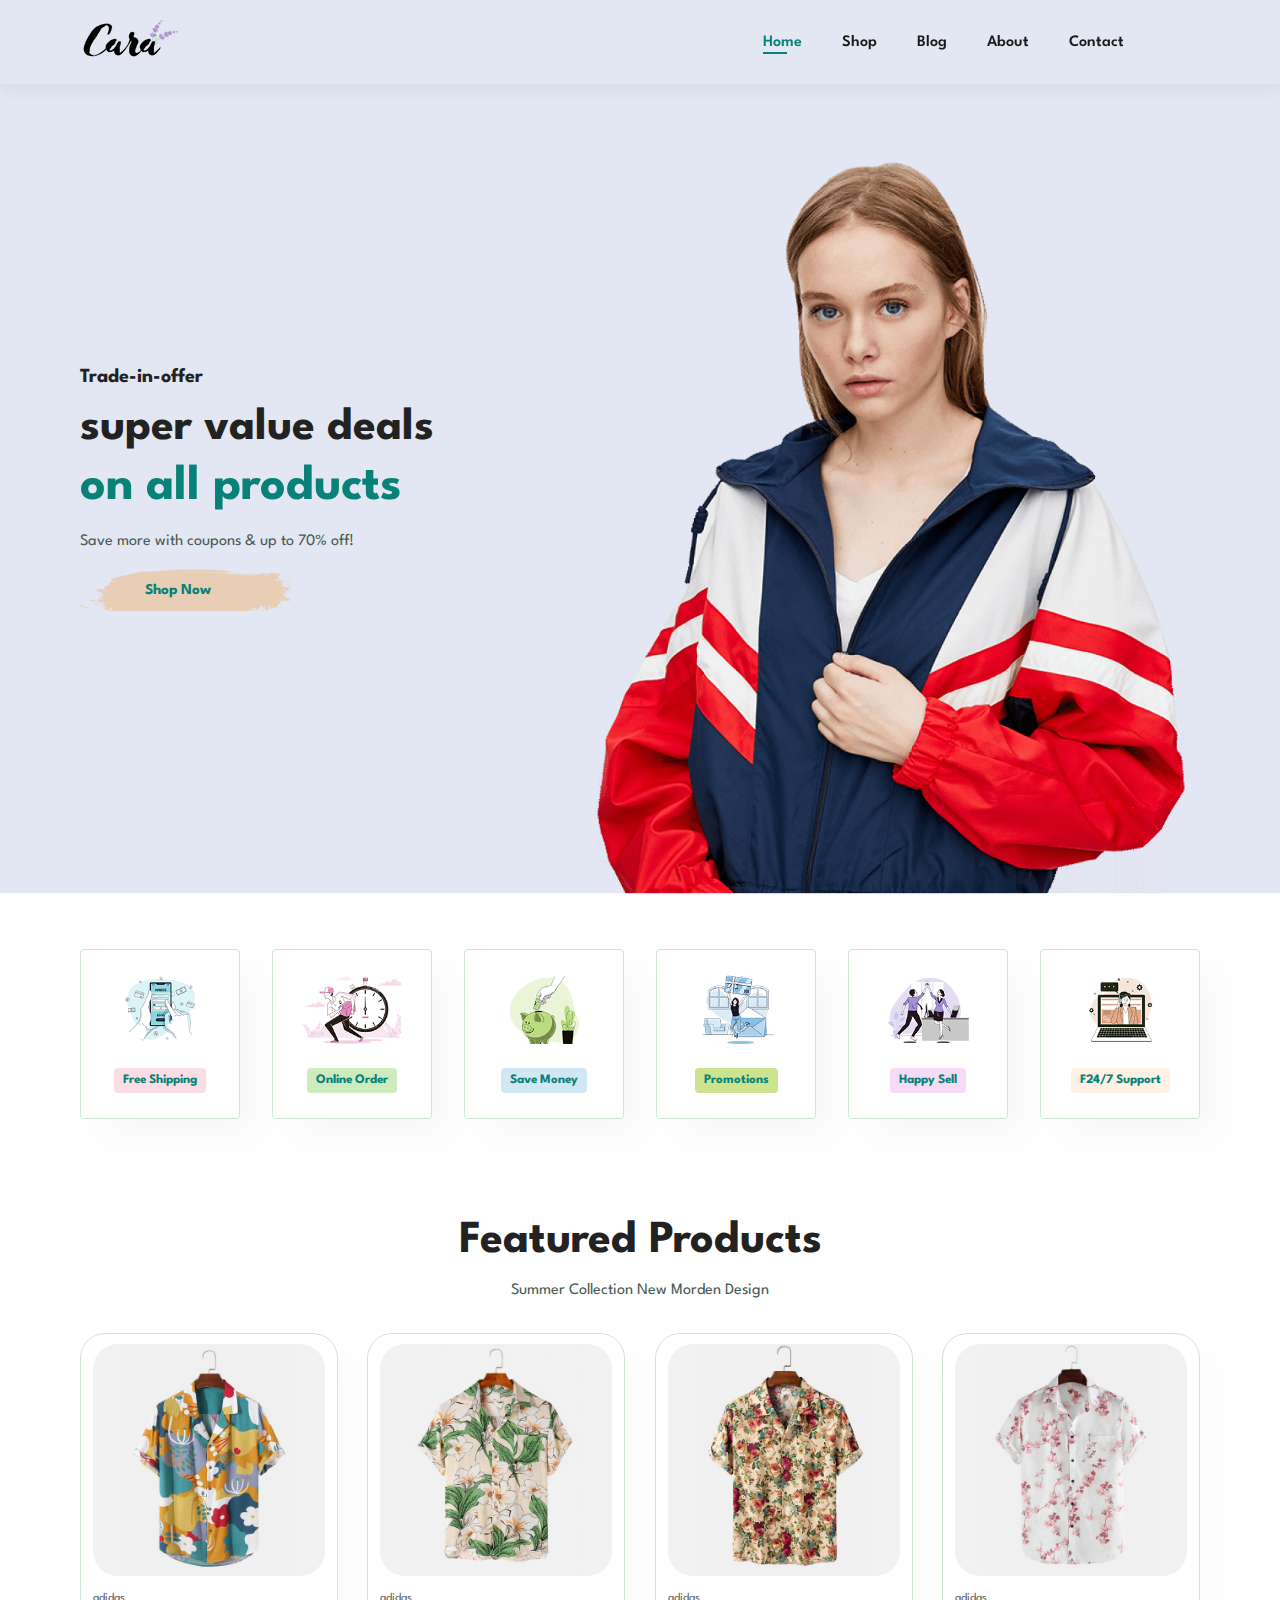
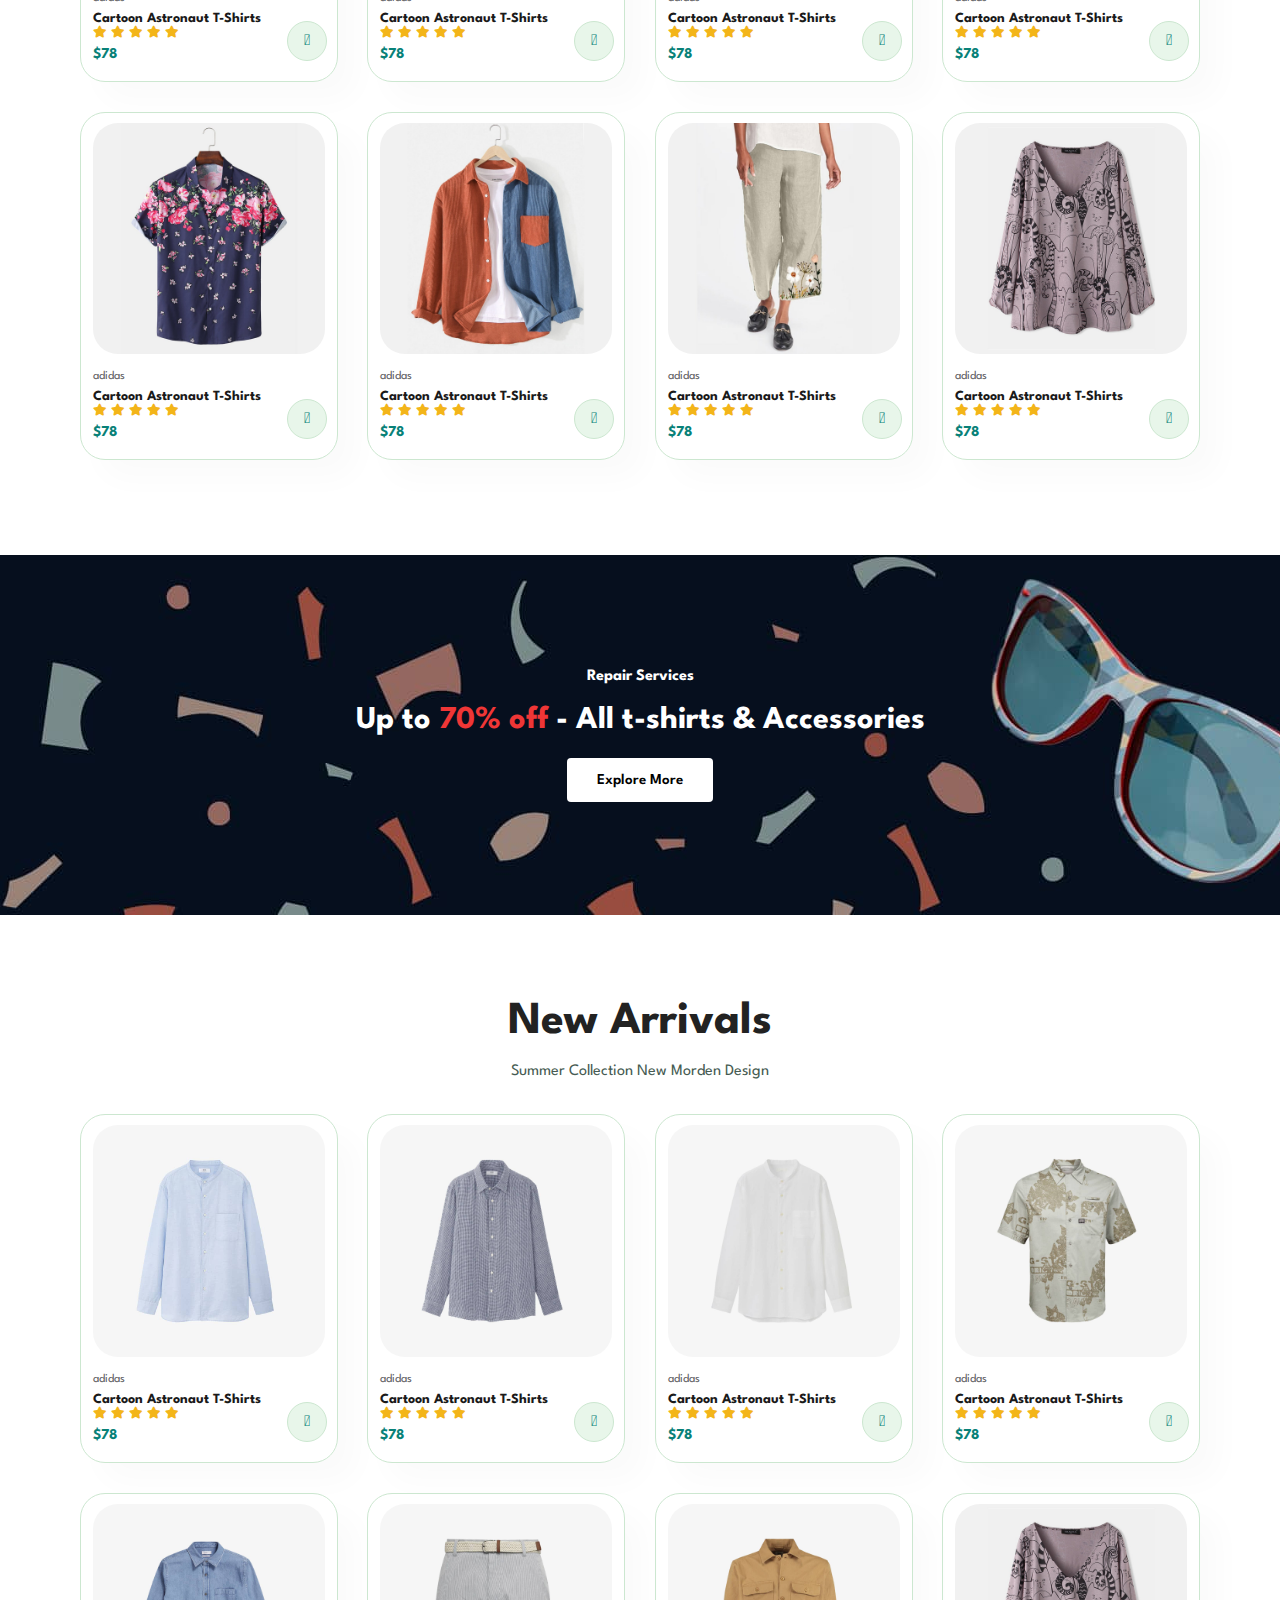
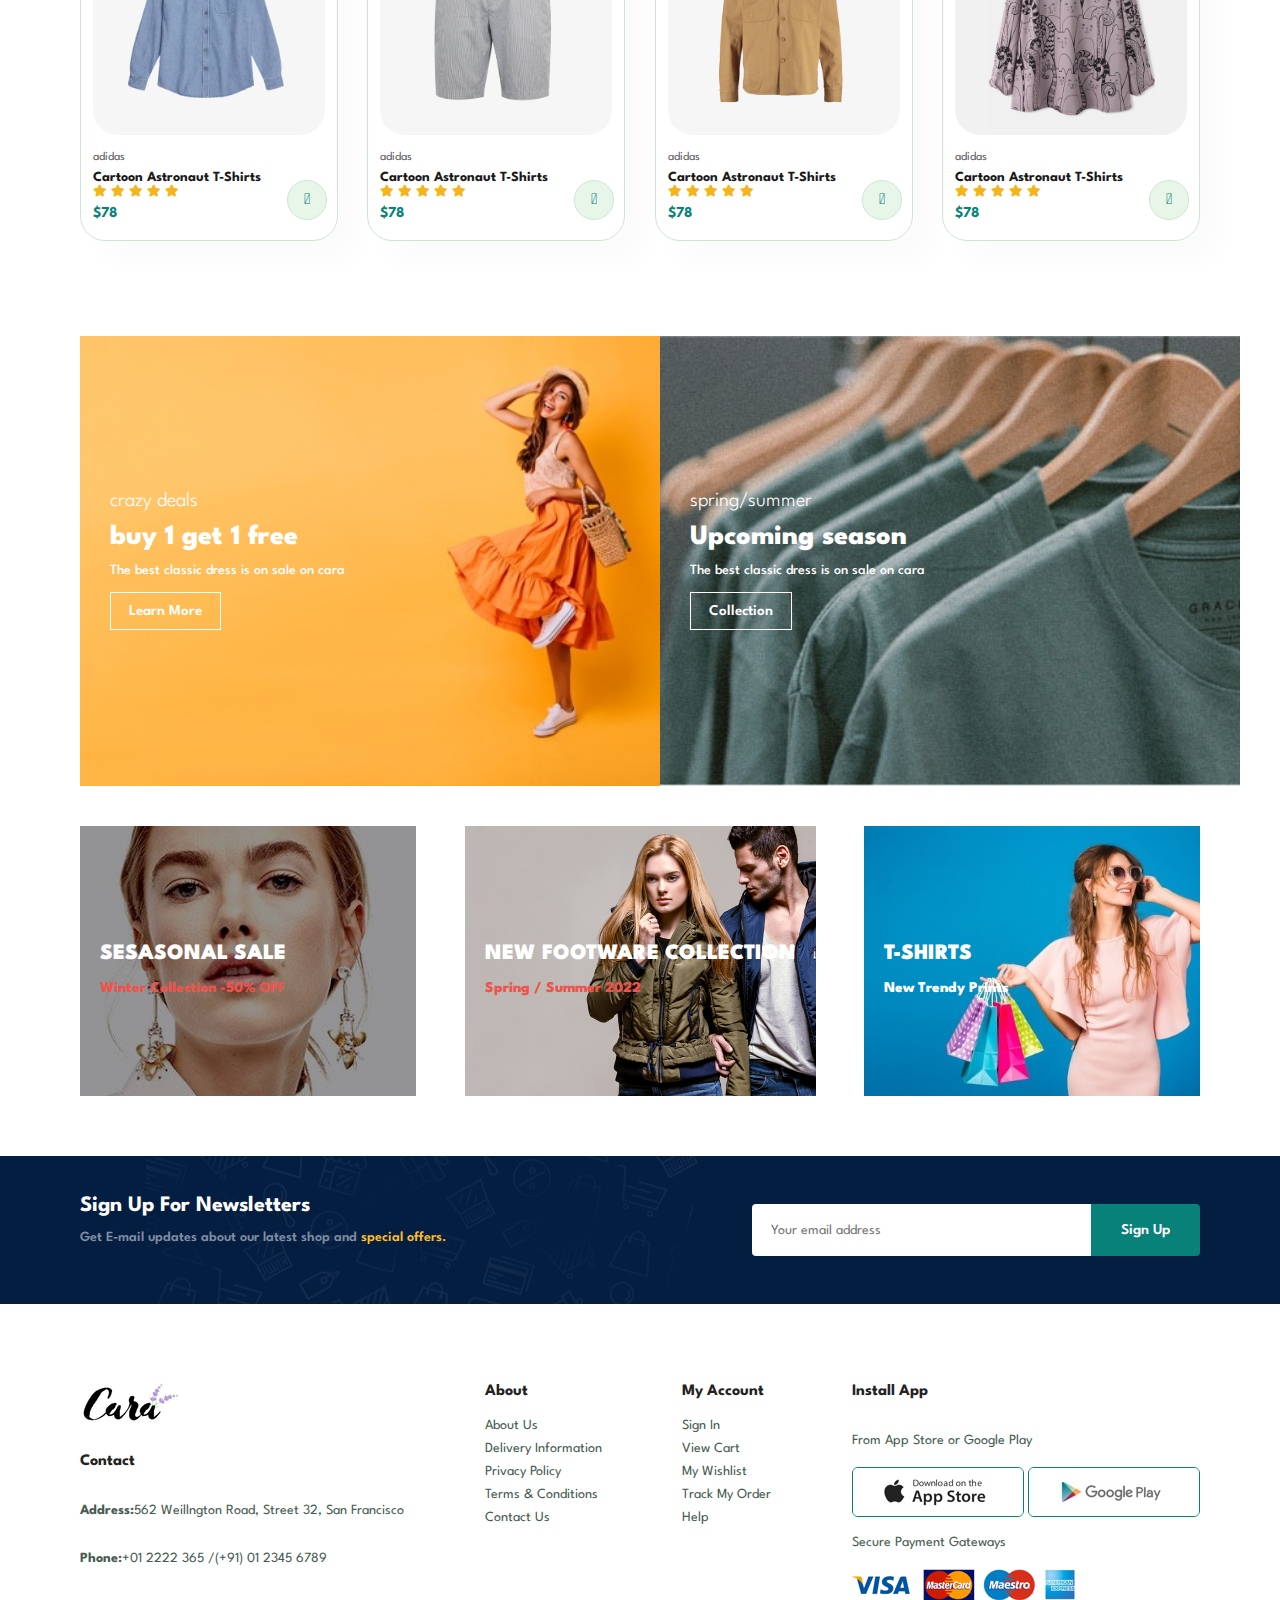
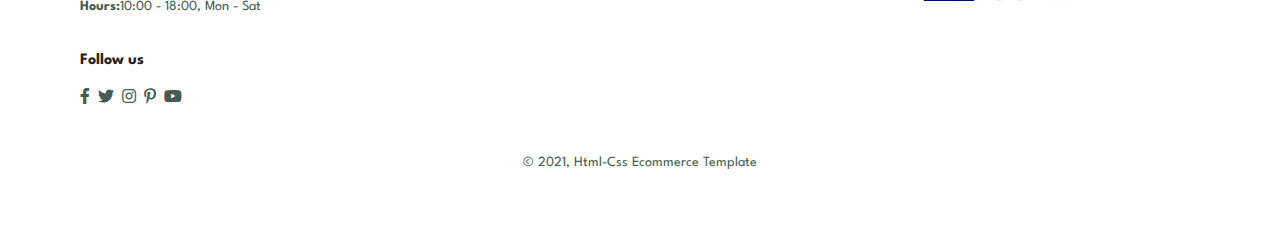
<file: E-commerce(Cara) Responsive Web/index.html>
<!DOCTYPE html>
<html lang="en">

    <head>
        <meta charset="UTF-8">
        <meta http-equiv="X-UA-Compatible" content="IE=edge">
        <meta name="viewport" content="width=device-width, initial-scale=1.0">
        <title>Ecommerce Tutorial</title>
        <link rel="stylesheet" href="https://pro.fontawesome.com/releases/v5.10.0/css/all.css" />

        <link rel="stylesheet" href="style.css">
    </head>

    <body>
        <section id="header">
            <a href="#"> <img src="img/logo.png" class="logo" alt=""></a>
            <div>
                <ul id="nav-bar">
                    <li><a class="active" href="index.html">Home</a></li>
                    <li><a href="shop.html">Shop</a></li>
                    <li><a href="blog.html">Blog</a></li>
                    <li><a href="about.html">About</a></li>
                    <li><a href="contact.html">Contact</a></li>
                    <li><a href="cart.html" id="cart-logo"><i class="far fa-shopping-bag"></i></a></li>
                    <a href="#" id="close"><i class="far fa-times"></i></a>
                </ul>
            </div>
            <div id="moblie" class="hidden">
                <a href="cart.html"><i class="far fa-shopping-bag"></i></a>
                <i id="bar" class="fas fa-outdent"></i>
            </div>
        </section>
        <section id="hero">
            <h4>Trade-in-offer</h4>
            <h2>super value deals</h2>
            <h1>on all products</h1>
            <p>Save more with coupons & up to 70% off!</p>
            <button>Shop Now</button>
        </section>
        <section id="feature" class="section-p1">
            <div class="fe-box">
                <img src="img/features/f1.png" alt="mobile shopping image">
                <h6>Free Shipping</h6>
            </div>
            <div class="fe-box">
                <img src="img/features/f2.png" alt="mobile shopping image">
                <h6>Online Order</h6>
            </div>
            <div class="fe-box">
                <img src="img/features/f3.png" alt="mobile shopping image">
                <h6>Save Money</h6>
            </div>
            <div class="fe-box">
                <img src="img/features/f4.png" alt="mobile shopping image">
                <h6>Promotions</h6>
            </div>
            <div class="fe-box">
                <img src="img/features/f5.png" alt="mobile shopping image">
                <h6>Happy Sell</h6>
            </div>
            <div class="fe-box">
                <img src="img/features/f6.png" alt="mobile shopping image">
                <h6>F24/7 Support</h6>
            </div>
        </section>
        <section id="product1" class="section-p1">
            <h2>Featured Products</h2>
            <p>Summer Collection New Morden Design</p>
            <div class="pro-container">
                <div class="pro">
                    <img src="img/products/f1.jpg" alt="shirt image">
                    <div class="des">
                        <span>adidas</span>
                        <h5>Cartoon Astronaut T-Shirts</h5>
                        <div class="star">
                            <i class="fas fa-star"></i>
                            <i class="fas fa-star"></i>
                            <i class="fas fa-star"></i>
                            <i class="fas fa-star"></i>
                            <i class="fas fa-star"></i>
                        </div>
                        <h4>$78</h4>
                    </div>
                    <a href="#"><i class="fal fa-shopping-cart cart"></i></a>
                </div>
                <div class="pro">
                    <img src="img/products/f2.jpg" alt="shirt image">
                    <div class="des">
                        <span>adidas</span>
                        <h5>Cartoon Astronaut T-Shirts</h5>
                        <div class="star">
                            <i class="fas fa-star"></i>
                            <i class="fas fa-star"></i>
                            <i class="fas fa-star"></i>
                            <i class="fas fa-star"></i>
                            <i class="fas fa-star"></i>
                        </div>
                        <h4>$78</h4>
                    </div>
                    <a href="#"><i class="fal fa-shopping-cart cart"></i></a>
                </div>
                <div class="pro">
                    <img src="img/products/f3.jpg" alt="shirt image">
                    <div class="des">
                        <span>adidas</span>
                        <h5>Cartoon Astronaut T-Shirts</h5>
                        <div class="star">
                            <i class="fas fa-star"></i>
                            <i class="fas fa-star"></i>
                            <i class="fas fa-star"></i>
                            <i class="fas fa-star"></i>
                            <i class="fas fa-star"></i>
                        </div>
                        <h4>$78</h4>
                    </div>
                    <a href="#"><i class="fal fa-shopping-cart cart"></i></a>
                </div>
                <div class="pro">
                    <img src="img/products/f4.jpg" alt="shirt image">
                    <div class="des">
                        <span>adidas</span>
                        <h5>Cartoon Astronaut T-Shirts</h5>
                        <div class="star">
                            <i class="fas fa-star"></i>
                            <i class="fas fa-star"></i>
                            <i class="fas fa-star"></i>
                            <i class="fas fa-star"></i>
                            <i class="fas fa-star"></i>
                        </div>
                        <h4>$78</h4>
                    </div>
                    <a href="#"><i class="fal fa-shopping-cart cart"></i></a>
                </div>
                <div class="pro">
                    <img src="img/products/f5.jpg" alt="shirt image">
                    <div class="des">
                        <span>adidas</span>
                        <h5>Cartoon Astronaut T-Shirts</h5>
                        <div class="star">
                            <i class="fas fa-star"></i>
                            <i class="fas fa-star"></i>
                            <i class="fas fa-star"></i>
                            <i class="fas fa-star"></i>
                            <i class="fas fa-star"></i>
                        </div>
                        <h4>$78</h4>
                    </div>
                    <a href="#"><i class="fal fa-shopping-cart cart"></i></a>
                </div>
                <div class="pro">
                    <img src="img/products/f6.jpg" alt="shirt image">
                    <div class="des">
                        <span>adidas</span>
                        <h5>Cartoon Astronaut T-Shirts</h5>
                        <div class="star">
                            <i class="fas fa-star"></i>
                            <i class="fas fa-star"></i>
                            <i class="fas fa-star"></i>
                            <i class="fas fa-star"></i>
                            <i class="fas fa-star"></i>
                        </div>
                        <h4>$78</h4>
                    </div>
                    <a href="#"><i class="fal fa-shopping-cart cart"></i></a>
                </div>
                <div class="pro">
                    <img src="img/products/f7.jpg" alt="shirt image">
                    <div class="des">
                        <span>adidas</span>
                        <h5>Cartoon Astronaut T-Shirts</h5>
                        <div class="star">
                            <i class="fas fa-star"></i>
                            <i class="fas fa-star"></i>
                            <i class="fas fa-star"></i>
                            <i class="fas fa-star"></i>
                            <i class="fas fa-star"></i>
                        </div>
                        <h4>$78</h4>
                    </div>
                    <a href="#"><i class="fal fa-shopping-cart cart"></i></a>
                </div>
                <div class="pro">
                    <img src="img/products/f8.jpg" alt="shirt image">
                    <div class="des">
                        <span>adidas</span>
                        <h5>Cartoon Astronaut T-Shirts</h5>
                        <div class="star">
                            <i class="fas fa-star"></i>
                            <i class="fas fa-star"></i>
                            <i class="fas fa-star"></i>
                            <i class="fas fa-star"></i>
                            <i class="fas fa-star"></i>
                        </div>
                        <h4>$78</h4>
                    </div>
                    <a href="#"><i class="fal fa-shopping-cart cart"></i></a>
                </div>
            </div>
        </section>
        <section id="banner" class="section-m1">
            <h4>Repair Services</h4>
            <h2>Up to <span>70% off</span> - All t-shirts & Accessories</h2>
            <button class="normal">Explore More</button>
        </section>
        <section id="product1" class="section-p1">
            <h2>New Arrivals</h2>
            <p>Summer Collection New Morden Design</p>
            <div class="pro-container">
                <div class="pro">
                    <img src="img/products/n1.jpg" alt="shirt image">
                    <div class="des">
                        <span>adidas</span>
                        <h5>Cartoon Astronaut T-Shirts</h5>
                        <div class="star">
                            <i class="fas fa-star"></i>
                            <i class="fas fa-star"></i>
                            <i class="fas fa-star"></i>
                            <i class="fas fa-star"></i>
                            <i class="fas fa-star"></i>
                        </div>
                        <h4>$78</h4>
                    </div>
                    <a href="#"><i class="fal fa-shopping-cart cart"></i></a>
                </div>
                <div class="pro">
                    <img src="img/products/n2.jpg" alt="shirt image">
                    <div class="des">
                        <span>adidas</span>
                        <h5>Cartoon Astronaut T-Shirts</h5>
                        <div class="star">
                            <i class="fas fa-star"></i>
                            <i class="fas fa-star"></i>
                            <i class="fas fa-star"></i>
                            <i class="fas fa-star"></i>
                            <i class="fas fa-star"></i>
                        </div>
                        <h4>$78</h4>
                    </div>
                    <a href="#"><i class="fal fa-shopping-cart cart"></i></a>
                </div>
                <div class="pro">
                    <img src="img/products/n3.jpg" alt="shirt image">
                    <div class="des">
                        <span>adidas</span>
                        <h5>Cartoon Astronaut T-Shirts</h5>
                        <div class="star">
                            <i class="fas fa-star"></i>
                            <i class="fas fa-star"></i>
                            <i class="fas fa-star"></i>
                            <i class="fas fa-star"></i>
                            <i class="fas fa-star"></i>
                        </div>
                        <h4>$78</h4>
                    </div>
                    <a href="#"><i class="fal fa-shopping-cart cart"></i></a>
                </div>
                <div class="pro">
                    <img src="img/products/n4.jpg" alt="shirt image">
                    <div class="des">
                        <span>adidas</span>
                        <h5>Cartoon Astronaut T-Shirts</h5>
                        <div class="star">
                            <i class="fas fa-star"></i>
                            <i class="fas fa-star"></i>
                            <i class="fas fa-star"></i>
                            <i class="fas fa-star"></i>
                            <i class="fas fa-star"></i>
                        </div>
                        <h4>$78</h4>
                    </div>
                    <a href="#"><i class="fal fa-shopping-cart cart"></i></a>
                </div>
                <div class="pro">
                    <img src="img/products/n5.jpg" alt="shirt image">
                    <div class="des">
                        <span>adidas</span>
                        <h5>Cartoon Astronaut T-Shirts</h5>
                        <div class="star">
                            <i class="fas fa-star"></i>
                            <i class="fas fa-star"></i>
                            <i class="fas fa-star"></i>
                            <i class="fas fa-star"></i>
                            <i class="fas fa-star"></i>
                        </div>
                        <h4>$78</h4>
                    </div>
                    <a href="#"><i class="fal fa-shopping-cart cart"></i></a>
                </div>
                <div class="pro">
                    <img src="img/products/n6.jpg" alt="shirt image">
                    <div class="des">
                        <span>adidas</span>
                        <h5>Cartoon Astronaut T-Shirts</h5>
                        <div class="star">
                            <i class="fas fa-star"></i>
                            <i class="fas fa-star"></i>
                            <i class="fas fa-star"></i>
                            <i class="fas fa-star"></i>
                            <i class="fas fa-star"></i>
                        </div>
                        <h4>$78</h4>
                    </div>
                    <a href="#"><i class="fal fa-shopping-cart cart"></i></a>
                </div>
                <div class="pro">
                    <img src="img/products/n7.jpg" alt="shirt image">
                    <div class="des">
                        <span>adidas</span>
                        <h5>Cartoon Astronaut T-Shirts</h5>
                        <div class="star">
                            <i class="fas fa-star"></i>
                            <i class="fas fa-star"></i>
                            <i class="fas fa-star"></i>
                            <i class="fas fa-star"></i>
                            <i class="fas fa-star"></i>
                        </div>
                        <h4>$78</h4>
                    </div>
                    <a href="#"><i class="fal fa-shopping-cart cart"></i></a>
                </div>
                <div class="pro">
                    <img src="img/products/f8.jpg" alt="shirt image">
                    <div class="des">
                        <span>adidas</span>
                        <h5>Cartoon Astronaut T-Shirts</h5>
                        <div class="star">
                            <i class="fas fa-star"></i>
                            <i class="fas fa-star"></i>
                            <i class="fas fa-star"></i>
                            <i class="fas fa-star"></i>
                            <i class="fas fa-star"></i>
                        </div>
                        <h4>$78</h4>
                    </div>
                    <a href="#"><i class="fal fa-shopping-cart cart"></i></a>
                </div>
            </div>
        </section>
        <section id="sm-banner" class="section-p1">
            <div class="banner-box">
                <h4>crazy deals</h4>
                <h2>buy 1 get 1 free</h2>
                <span>The best classic dress is on sale on cara</span>
                <button class="white">Learn More</button>
            </div>
            <div class="banner-box banner-box2">
                <h4>spring/summer</h4>
                <h2>Upcoming season</h2>
                <span>The best classic dress is on sale on cara</span>
                <button class="white">Collection</button>
            </div>
        </section>
        <section id="banner3">
            <div class="banner-box">
                <h2>SESASONAL SALE</h2>
                <h3>Winter Collection -50% OFF</h3>
            </div>
            <div class=" banner-box banner-box2">
                <h2>NEW FOOTWARE COLLECTION</h2>
                <h3>Spring / Summer 2022</h3>
            </div>
            <div class="banner-box banner-box3">
                <h2>T-SHIRTS</h2>
                <h3>New Trendy Prints</h3>
            </div>
        </section>
        <section id="newsletter" class="section-p1 section-m1">
            <div class="newstext">
                <h4>Sign Up For Newsletters</h4>
                <p>Get E-mail updates about our latest shop and <span>special offers.</span></p>
            </div>
            <div class="form">
                <input type="text" placeholder="Your email address">
                <button class="normal">Sign Up</button>
            </div>
        </section>
        <footer class="section-p1">
            <div class="col ">
                <img class="logo" src="img/logo.png" alt="">
                <h4>Contact</h4>
                <p> <strong>Address:</strong>562 Weillngton Road, Street 32, San Francisco</p>
                <p><strong>Phone:</strong>+01 2222 365 /(+91) 01 2345 6789</p>
                <p><strong>Hours:</strong>10:00 - 18:00, Mon - Sat</p>
                <div class="follow">
                    <h4>Follow us</h4>
                    <div class="icon">
                        <i class="fab fa-facebook-f"></i>
                        <i class="fab fa-twitter"></i>
                        <i class="fab fa-instagram"></i>
                        <i class="fab fa-pinterest-p"></i>
                        <i class="fab fa-youtube"></i>
                    </div>
                </div>
            </div>
            <div class="col">
                <h4>About</h4>
                <a href="#">About Us</a>
                <a href="#">Delivery Information</a>
                <a href="#">Privacy Policy</a>
                <a href="#">Terms & Conditions</a>
                <a href="#">Contact Us</a>
            </div>
            <div class="col">
                <h4>My Account</h4>
                <a href="#">Sign In</a>
                <a href="#">View Cart</a>
                <a href="#">My Wishlist</a>
                <a href="#">Track My Order</a>
                <a href="#">Help</a>
            </div>
            <div clas="col install">
                <h4>Install App</h4>
                <p>From App Store or Google Play</p>
                <div class="row">
                    <img src="img/pay/app.jpg" alt="">
                    <img src="img/pay/play.jpg" alt="">
                </div>
                <p>Secure Payment Gateways</p>
                <img src="img/pay/pay.png" alt="">
            </div>
            <div class="copy-right">
                <p>&copy; 2021, Html-Css Ecommerce Template</p>
            </div>
        </footer>
        <script src="script.js"></script>
    </body>

</html>
</file>
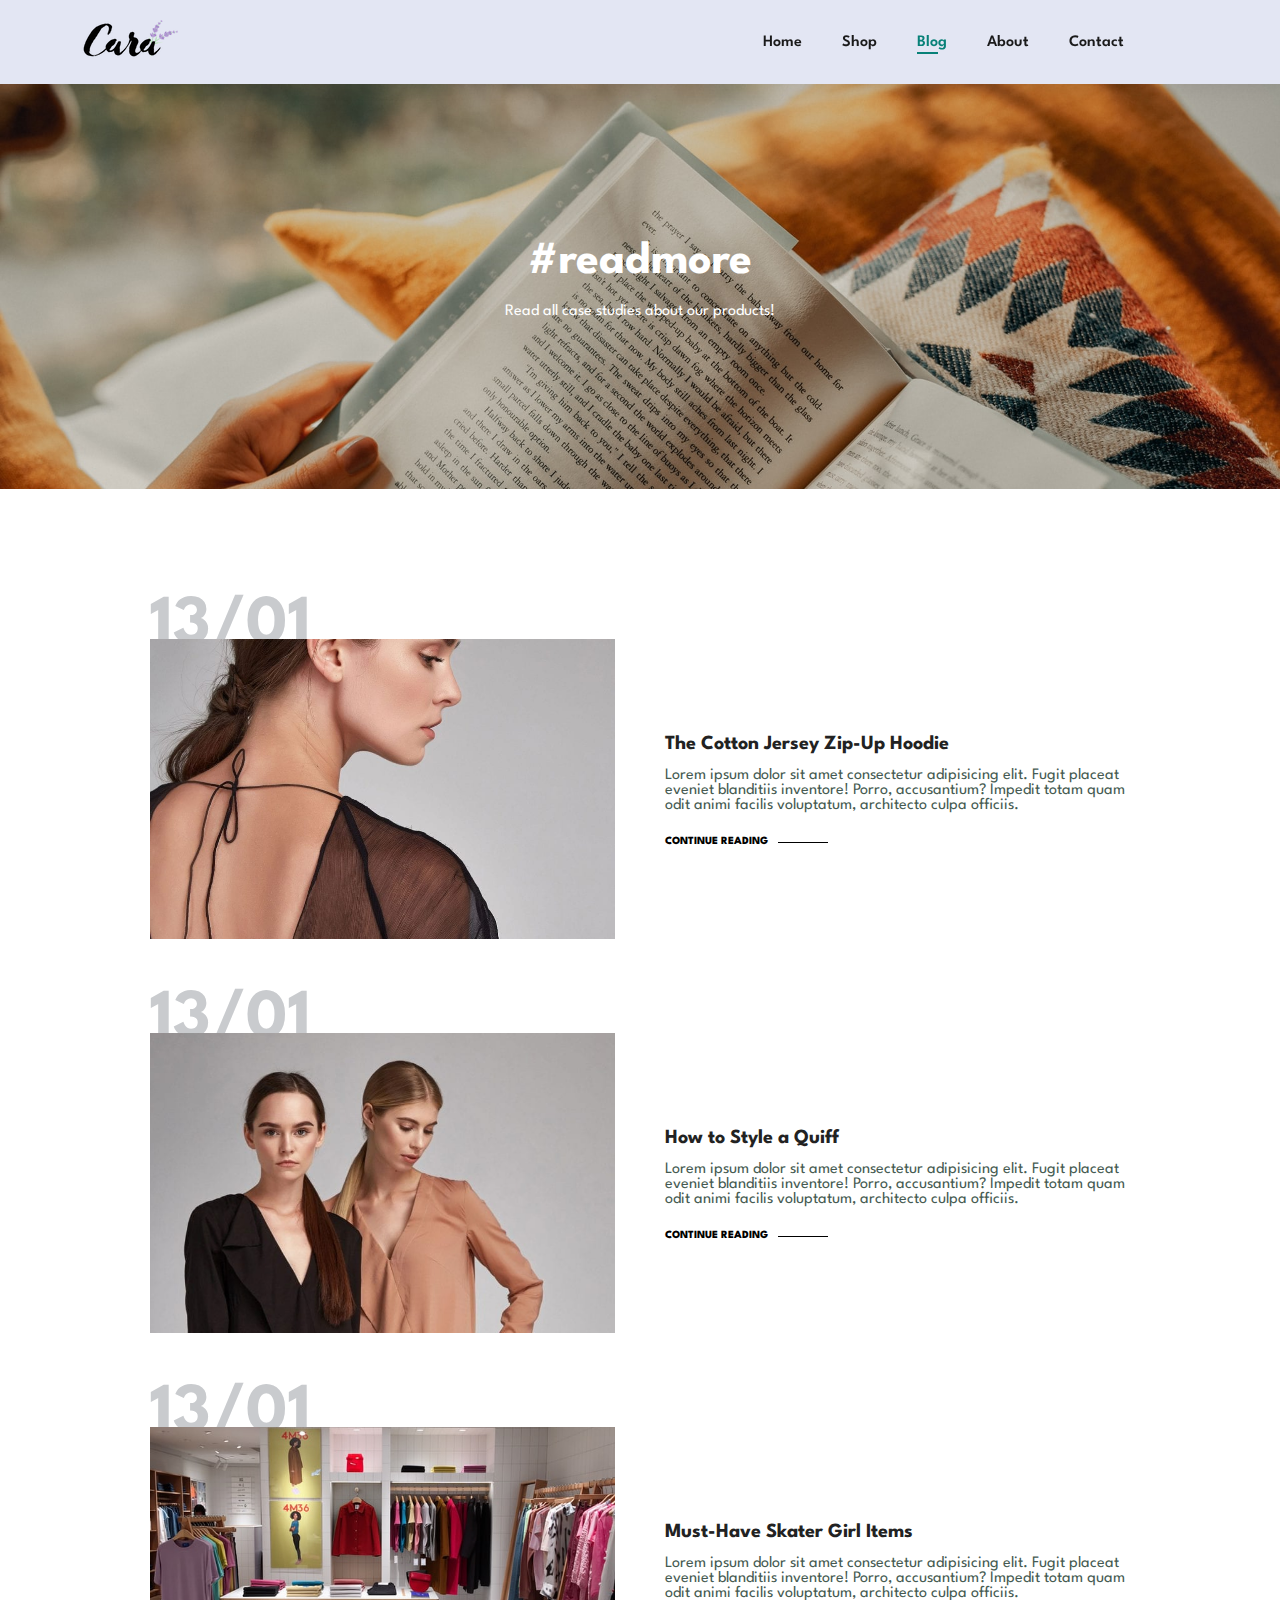
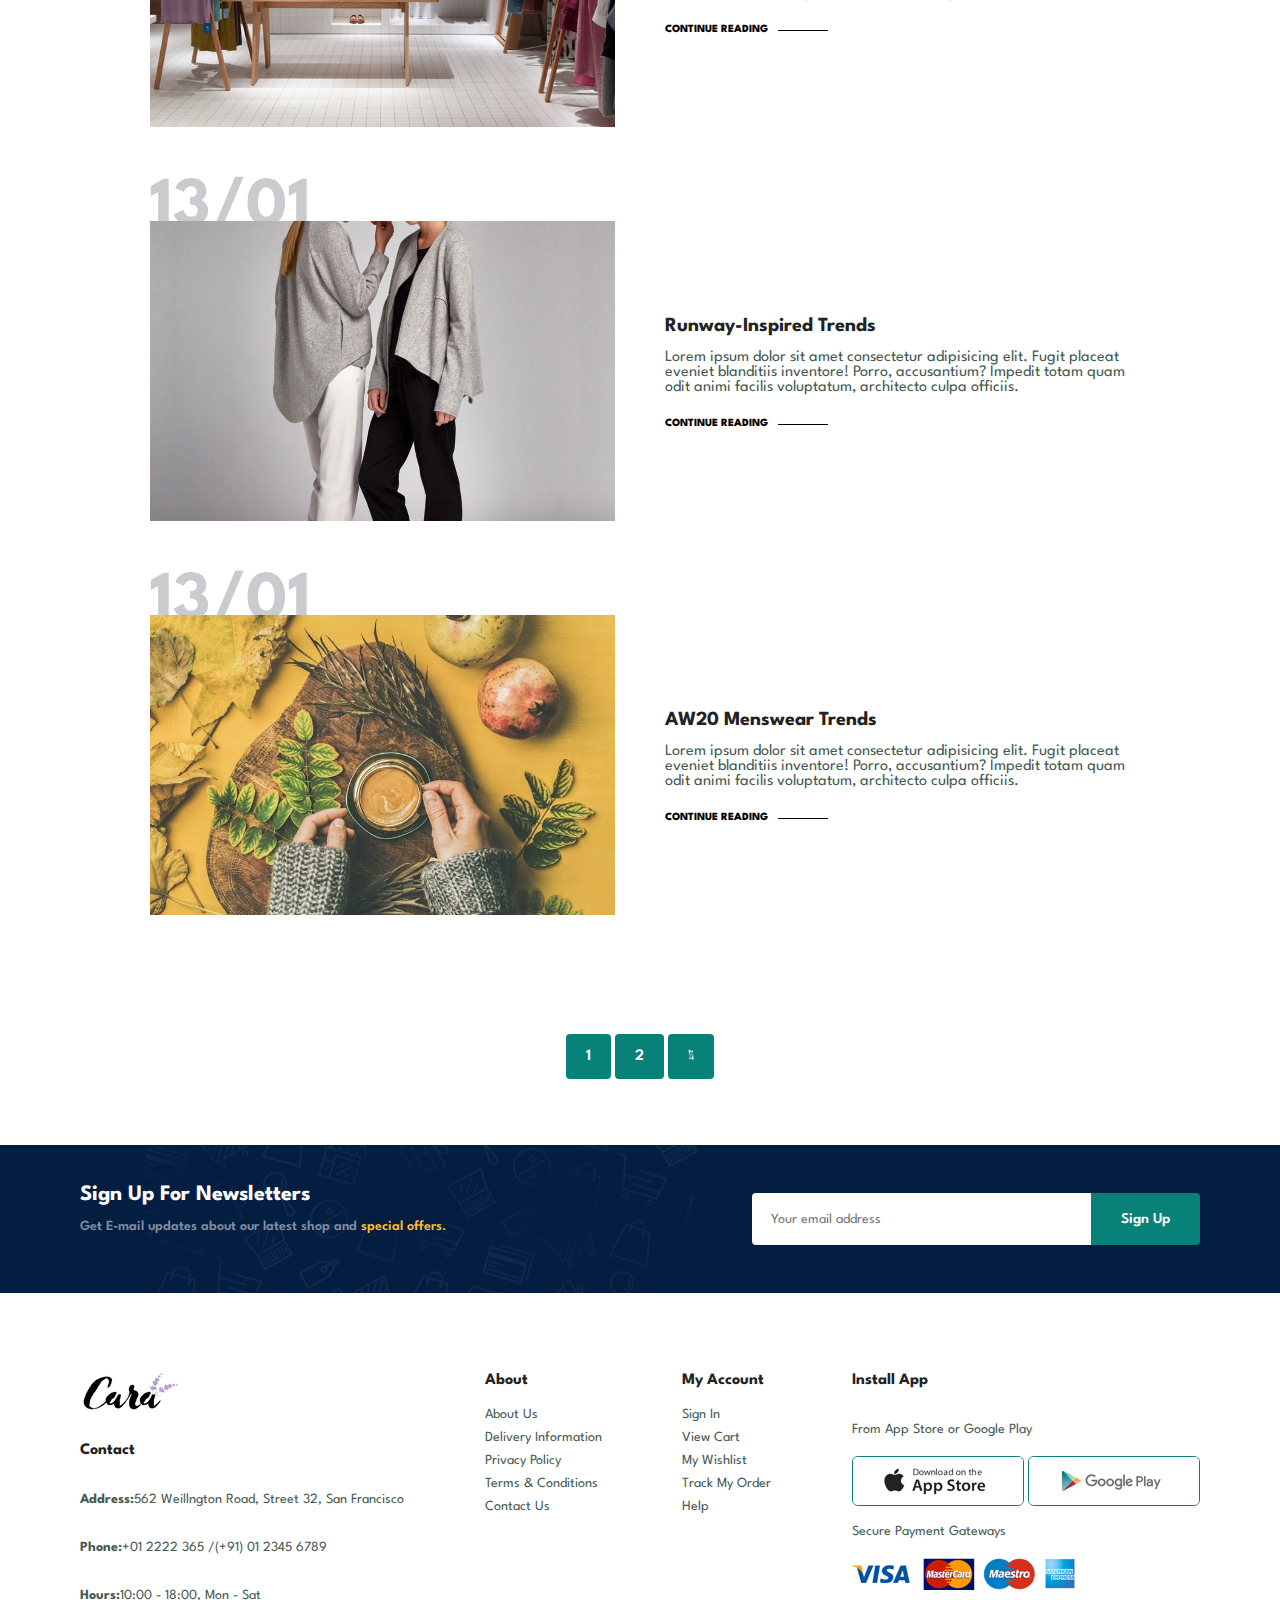
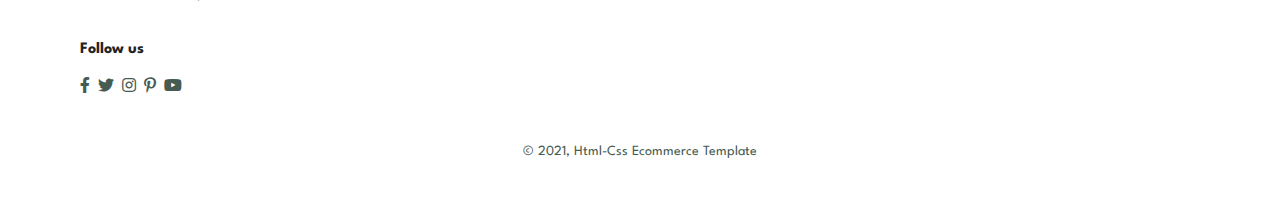
<file: E-commerce(Cara) Responsive Web/blog.html>
<!DOCTYPE html>
<html lang="en">

<head>
    <meta charset="UTF-8">
    <meta http-equiv="X-UA-Compatible" content="IE=edge">
    <meta name="viewport" content="width=device-width, initial-scale=1.0">
    <title>Ecommerce Tutorial</title>
    <link rel="stylesheet" href="https://pro.fontawesome.com/releases/v5.10.0/css/all.css" />

    <link rel="stylesheet" href="style.css">
</head>

<body>
    <section id="header">
        <a href="#"> <img src="img/logo.png" class="logo" alt=""></a>
        <div>
            <ul id="nav-bar">
                <li><a  href="index.html">Home</a></li>
                <li><a href="shop.html">Shop</a></li>
                <li><a class="active" href="blog.html">Blog</a></li>
                <li><a href="about.html">About</a></li>
                <li><a href="contact.html">Contact</a></li>
                <li><a href="cart.html" id="cart-logo"><i class="far fa-shopping-bag"></i></a></li>
                <a href="#" id="close"><i class="far fa-times"></i></a>
            </ul>
        </div>
        <div id="moblie" class="hidden">
            <a href="cart.html"><i class="far fa-shopping-bag"></i></a>
            <i id="bar" class="fas fa-outdent"></i>
        </div>
    </section>
    <section id="page-header" class="blog-header">
        <h2>#readmore </h2>
        <p>Read all case studies about our products!</p>
    </section>
    <section id="blog">
        <div class="blog-box">
            <div class="blog-img">
                <img src="img/blog/b1.jpg" alt="">
            </div>
            <div class="blog-details">
                <h4>The Cotton Jersey Zip-Up Hoodie</h4>
                <p>Lorem ipsum dolor sit amet consectetur adipisicing elit. Fugit placeat eveniet blanditiis inventore!
                    Porro, accusantium? Impedit totam quam odit animi facilis voluptatum, architecto culpa officiis.</p>
                <a href="#">CONTINUE READING</a>
            </div>
            <h1>13/01</h1>
        </div>
        <div class="blog-box">
            <div class="blog-img">
                <img src="img/blog/b2.jpg" alt="">
            </div>
            <div class="blog-details">
                <h4>How to Style a Quiff</h4>
                <p>Lorem ipsum dolor sit amet consectetur adipisicing elit. Fugit placeat eveniet blanditiis inventore!
                    Porro, accusantium? Impedit totam quam odit animi facilis voluptatum, architecto culpa officiis.</p>
                <a href="#">CONTINUE READING</a>
            </div>
            <h1>13/01</h1>
        </div>
        <div class="blog-box">
            <div class="blog-img">
                <img src="img/blog/b3.jpg" alt="">
            </div>
            <div class="blog-details">
                <h4>Must-Have Skater Girl Items</h4>
                <p>Lorem ipsum dolor sit amet consectetur adipisicing elit. Fugit placeat eveniet blanditiis inventore!
                    Porro, accusantium? Impedit totam quam odit animi facilis voluptatum, architecto culpa officiis.</p>
                <a href="#">CONTINUE READING</a>
            </div>
            <h1>13/01</h1>
        </div>
        <div class="blog-box">
            <div class="blog-img">
                <img src="img/blog/b4.jpg" alt="">
            </div>
            <div class="blog-details">
                <h4>Runway-Inspired Trends</h4>
                <p>Lorem ipsum dolor sit amet consectetur adipisicing elit. Fugit placeat eveniet blanditiis inventore!
                    Porro, accusantium? Impedit totam quam odit animi facilis voluptatum, architecto culpa officiis.</p>
                <a href="#">CONTINUE READING</a>
            </div>
            <h1>13/01</h1>
        </div>
        <div class="blog-box">
            <div class="blog-img">
                <img src="img/blog/b6.jpg" alt="">
            </div>
            <div class="blog-details">
                <h4>AW20 Menswear Trends</h4>
                <p>Lorem ipsum dolor sit amet consectetur adipisicing elit. Fugit placeat eveniet blanditiis inventore!
                    Porro, accusantium? Impedit totam quam odit animi facilis voluptatum, architecto culpa officiis.</p>
                <a href="#">CONTINUE READING</a>
            </div>
            <h1>13/01</h1>
        </div>
    </section>
    <section id="pagination" class="section-p1">
        <a href="#">1</a>
        <a href="#">2</a>
        <a href="#"><i class="fal fa-long-arrow-alt-right"></i></a>
    </section>
    <section id="newsletter" class="section-p1 section-m1">
        <div class="newstext">
            <h4>Sign Up For Newsletters</h4>
            <p>Get E-mail updates about our latest shop and <span>special offers.</span></p>
        </div>
        <div class="form">
            <input type="text" placeholder="Your email address">
            <button class="normal">Sign Up</button>
        </div>
    </section>
    <footer class="section-p1">
        <div class="col ">
            <img class="logo" src="img/logo.png" alt="">
            <h4>Contact</h4>
            <p> <strong>Address:</strong>562 Weillngton Road, Street 32, San Francisco</p>
            <p><strong>Phone:</strong>+01 2222 365 /(+91) 01 2345 6789</p>
            <p><strong>Hours:</strong>10:00 - 18:00, Mon - Sat</p>
            <div class="follow">
                <h4>Follow us</h4>
                <div class="icon">
                    <i class="fab fa-facebook-f"></i>
                    <i class="fab fa-twitter"></i>
                    <i class="fab fa-instagram"></i>
                    <i class="fab fa-pinterest-p"></i>
                    <i class="fab fa-youtube"></i>
                </div>
            </div>
        </div>
        <div class="col">
            <h4>About</h4>
            <a href="#">About Us</a>
            <a href="#">Delivery Information</a>
            <a href="#">Privacy Policy</a>
            <a href="#">Terms & Conditions</a>
            <a href="#">Contact Us</a>
        </div>
        <div class="col">
            <h4>My Account</h4>
            <a href="#">Sign In</a>
            <a href="#">View Cart</a>
            <a href="#">My Wishlist</a>
            <a href="#">Track My Order</a>
            <a href="#">Help</a>
        </div>
        <div clas="col install">
            <h4>Install App</h4>
            <p>From App Store or Google Play</p>
            <div class="row">
                <img src="img/pay/app.jpg" alt="">
                <img src="img/pay/play.jpg" alt="">
            </div>
            <p>Secure Payment Gateways</p>
            <img src="img/pay/pay.png" alt="">
        </div>
        <div class="copy-right">
            <p>&copy; 2021, Html-Css Ecommerce Template</p>
        </div>
    </footer>
    <script src="script.js"></script>
</body>

</html>
</file>
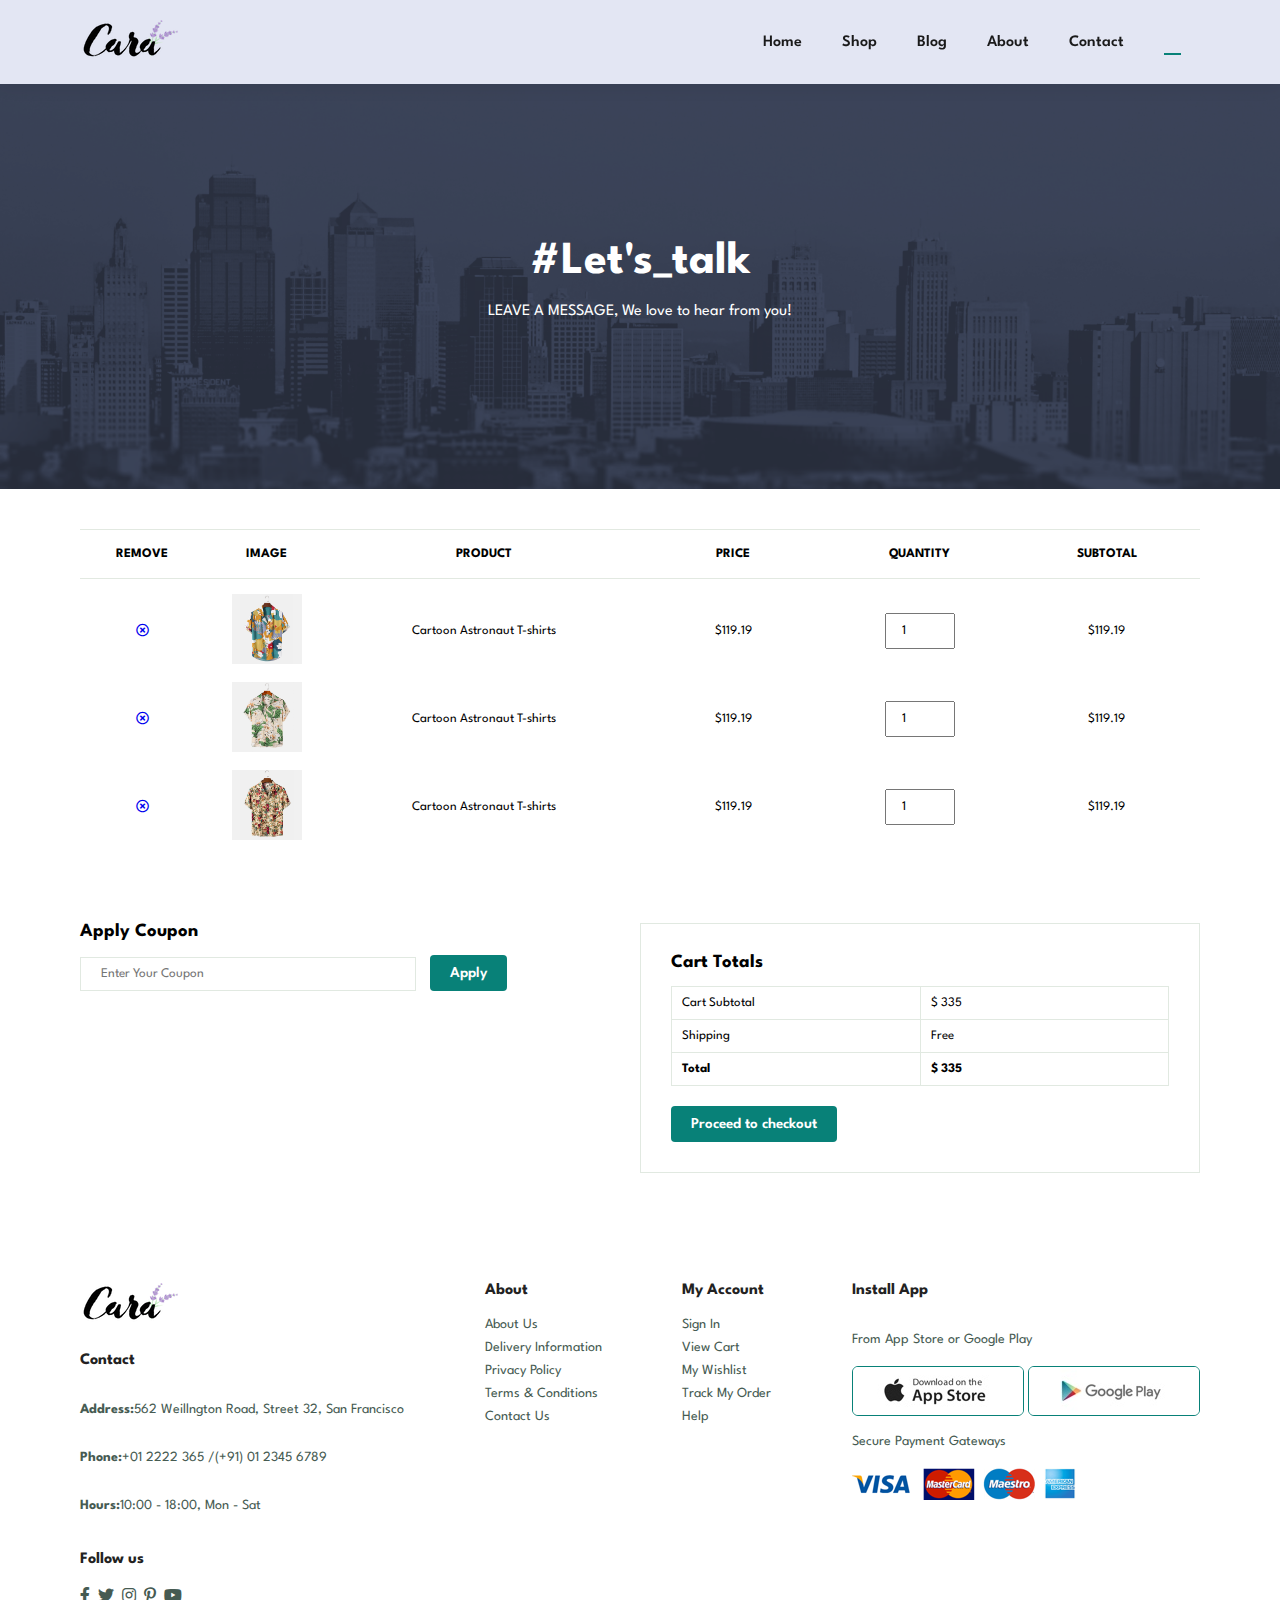
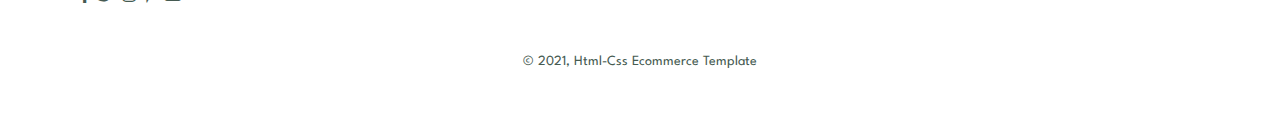
<file: E-commerce(Cara) Responsive Web/cart.html>
<!DOCTYPE html>
<html lang="en">

<head>
    <meta charset="UTF-8">
    <meta http-equiv="X-UA-Compatible" content="IE=edge">
    <meta name="viewport" content="width=device-width, initial-scale=1.0">
    <title>Ecommerce Tutorial</title>
    <link rel="stylesheet" href="https://pro.fontawesome.com/releases/v5.10.0/css/all.css" />

    <link rel="stylesheet" href="style.css">
</head>

<body>
    <section id="header">
        <a href="#"> <img src="img/logo.png" class="logo" alt=""></a>
        <div>
            <ul id="nav-bar">
                <li><a  href="index.html">Home</a></li>
                <li><a href="shop.html">Shop</a></li>
                <li><a  href="blog.html">Blog</a></li>
                <li><a href="about.html">About</a></li>
                <li><a href="contact.html">Contact</a></li>
                <li><a class="active" href="cart.html" id="cart-logo"><i class="far fa-shopping-bag"></i></a></li>
                <a href="#" id="close"><i class="far fa-times"></i></a>
            </ul>
        </div>
        <div id="moblie" class="hidden">
            <a href="cart.html"><i class="far fa-shopping-bag"></i></a>
            <i id="bar" class="fas fa-outdent"></i>
        </div>
    </section>
    <section id="page-header" class="about-header">
        <h2>#Let's_talk</h2>
        <p>LEAVE A MESSAGE, We love to hear from you!</p>
    </section>
    <section id="cart" class="section-p1">
        <table width="100%">
            <thead>
                <tr>
                    <td>Remove</td>
                    <td>Image</td>
                    <td>Product</td>
                    <td>Price</td>
                    <td>Quantity</td>
                    <td>Subtotal</td>
                </tr>
            </thead>
            <tbody>
                <tr>
                    <td><a href="#"><i class="far fa-times-circle"></i></a></td>
                    <td><img src="img/products/f1.jpg" alt=""></td>
                    <td>Cartoon Astronaut T-shirts</td>
                    <td>$119.19</td>
                    <td><input type="number" value="1"></td>
                    <td>$119.19</td>
                </tr>
                <tr>
                    <td><a href="#"><i class="far fa-times-circle"></i></a></td>
                    <td><img src="img/products/f2.jpg" alt=""></td>
                    <td>Cartoon Astronaut T-shirts</td>
                    <td>$119.19</td>
                    <td><input type="number" value="1"></td>
                    <td>$119.19</td>
                </tr>
                <tr>
                    <td><a href="#"><i class="far fa-times-circle"></i></a></td>
                    <td><img src="img/products/f3.jpg" alt=""></td>
                    <td>Cartoon Astronaut T-shirts</td>
                    <td>$119.19</td>
                    <td><input type="number" value="1"></td>
                    <td>$119.19</td>
                </tr>
            </tbody>
         </table>
    </section>
    <section id="cart-add" class="section-p1">
        <div id="coupon">
            <h3>Apply Coupon</h3>
            <div>
                <input type="text" placeholder="Enter Your Coupon">
                <button class="normal">Apply</button>
            </div>
        </div>
        <div id="subtotal">
            <h3>Cart Totals</h3>
            <table>
                <tr>
                    <td>Cart Subtotal</td>
                    <td>$ 335</td>
                </tr>
                <tr>
                    <td>Shipping</td>
                    <td>Free</td>
                </tr>
                <tr>
                    <td><strong>Total</strong></td>
                    <td><strong>$ 335</strong></td>
                </tr>
            </table>
            <button class="normal">Proceed to checkout</button>
        </div>
    </section>
    <footer class="section-p1">
        <div class="col ">
            <img class="logo" src="img/logo.png" alt="">
            <h4>Contact</h4>
            <p> <strong>Address:</strong>562 Weillngton Road, Street 32, San Francisco</p>
            <p><strong>Phone:</strong>+01 2222 365 /(+91) 01 2345 6789</p>
            <p><strong>Hours:</strong>10:00 - 18:00, Mon - Sat</p>
            <div class="follow">
                <h4>Follow us</h4>
                <div class="icon">
                    <i class="fab fa-facebook-f"></i>
                    <i class="fab fa-twitter"></i>
                    <i class="fab fa-instagram"></i>
                    <i class="fab fa-pinterest-p"></i>
                    <i class="fab fa-youtube"></i>
                </div>
            </div>
        </div>
        <div class="col">
            <h4>About</h4>
            <a href="#">About Us</a>
            <a href="#">Delivery Information</a>
            <a href="#">Privacy Policy</a>
            <a href="#">Terms & Conditions</a>
            <a href="#">Contact Us</a>
        </div>
        <div class="col">
            <h4>My Account</h4>
            <a href="#">Sign In</a>
            <a href="#">View Cart</a>
            <a href="#">My Wishlist</a>
            <a href="#">Track My Order</a>
            <a href="#">Help</a>
        </div>
        <div clas="col install">
            <h4>Install App</h4>
            <p>From App Store or Google Play</p>
            <div class="row">
                <img src="img/pay/app.jpg" alt="">
                <img src="img/pay/play.jpg" alt="">
            </div>
            <p>Secure Payment Gateways</p>
            <img src="img/pay/pay.png" alt="">
        </div>
        <div class="copy-right">
            <p>&copy; 2021, Html-Css Ecommerce Template</p>
        </div>
    </footer>
    <script src="script.js"></script>
</body>

</html>
</file>
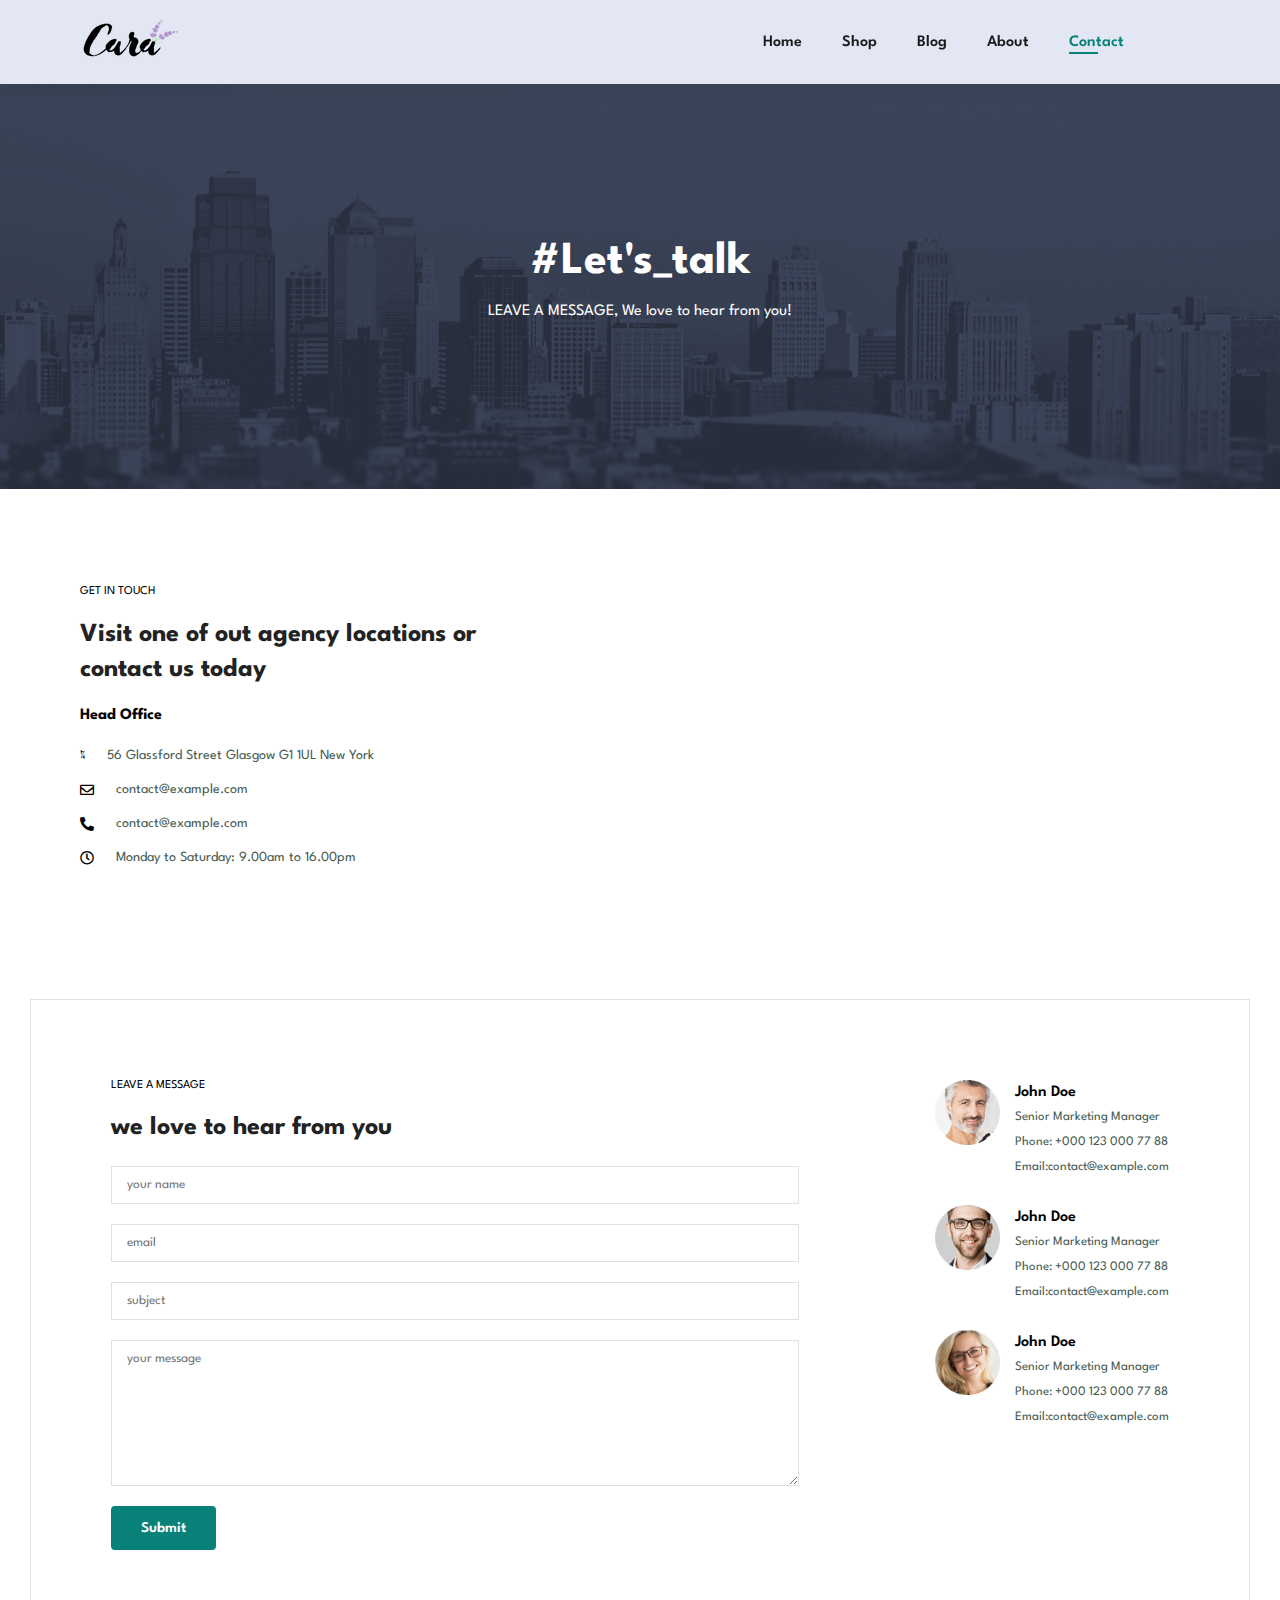
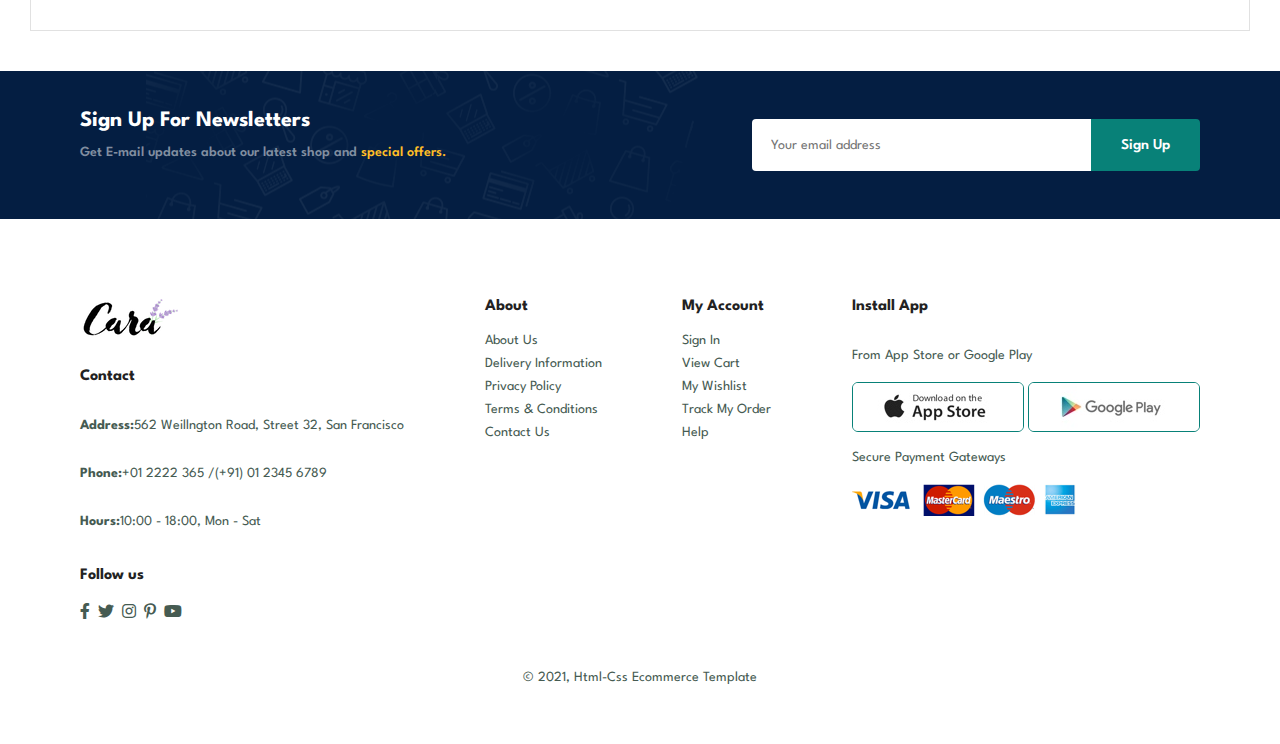
<file: E-commerce(Cara) Responsive Web/contact.html>
<!DOCTYPE html>
<html lang="en">

<head>
    <meta charset="UTF-8">
    <meta http-equiv="X-UA-Compatible" content="IE=edge">
    <meta name="viewport" content="width=device-width, initial-scale=1.0">
    <title>Ecommerce Tutorial</title>
    <link rel="stylesheet" href="https://pro.fontawesome.com/releases/v5.10.0/css/all.css" />

    <link rel="stylesheet" href="style.css">
</head>

<body>
    <section id="header">
        <a href="#"> <img src="img/logo.png" class="logo" alt=""></a>
        <div>
            <ul id="nav-bar">
                <li><a  href="index.html">Home</a></li>
                <li><a href="shop.html">Shop</a></li>
                <li><a  href="blog.html">Blog</a></li>
                <li><a href="about.html">About</a></li>
                <li><a class="active"  href="contact.html">Contact</a></li>
                <li><a href="cart.html" id="cart-logo"><i  class="far fa-shopping-bag"></i></a></li>
                <a href="#" id="close"><i class="far fa-times"></i></a>
            </ul>
        </div>
        <div id="moblie" class="hidden">
            <a href="cart.html"><i class="far fa-shopping-bag"></i></a>
            <i id="bar" class="fas fa-outdent"></i>
        </div>
    </section>
    <section id="page-header" class="about-header">
        <h2>#Let's_talk</h2>
        <p>LEAVE A MESSAGE, We love to hear from you!</p>
    </section>
    <section id="contact-details" class="section-p1">
        <div class="details">
            <span>GET IN TOUCH</span>
            <h2>Visit one of out agency locations or contact us today</h2>
            <h3>Head Office</h3>
            <div>
                <li>
                    <i class="fal fa-map"></i>
                    <p>56 Glassford Street Glasgow G1 1UL New York</p>
                </li>
                <li><i class="far fa-envelope"></i>
                    <p>contact@example.com</p>
                </li>
                <li><i class="fas fa-phone-alt"></i>
                    <p>contact@example.com</p>
                </li>
                <li><i class="far fa-clock"></i>
                    <p>Monday to Saturday: 9.00am to 16.00pm</p>
                </li>
            </div>
        </div>
            <div class="map">
                <iframe
                    src="https://www.google.com/maps/embed?pb=!1m18!1m12!1m3!1d3775.1244965248247!2d77.91919617394562!3d18.881557358050454!2m3!1f0!2f0!3f0!3m2!1i1024!2i768!4f13.1!3m3!1m2!1s0x3bcde18c82d2cdb1%3A0x469505d0e802dd0c!2sBasara%20IIIT%20Campus!5e0!3m2!1sen!2sin!4v1709463132837!5m2!1sen!2sin"
                    width="600" height="450" style="border:0;" allowfullscreen="" loading="lazy"
                    referrerpolicy="no-referrer-when-downgrade"></iframe>
            </div>
    </section>
    <section id="form-details">
        <form action="">
            <span>LEAVE A MESSAGE</span>
            <h2>we love to hear from you</h2>
            <input type="text" placeholder="your name">
            <input type="text" placeholder="email">
            <input type="text" placeholder="subject">
            <textarea name="" id="" cols="30" rows="10" placeholder="your message"></textarea>
            <button class="normal">Submit</button>
        </form>
        <div class="people">
        <div >
            <img src="img/people/1.png" alt="">
            <p><span>John Doe</span>Senior Marketing Manager <br>Phone: +000 123 000 77 88 <br>Email:contact@example.com</p>
        </div>
        <div >
            <img src="img/people/2.png" alt="">
            <p><span>John Doe</span>Senior Marketing Manager <br>Phone: +000 123 000 77 88 <br>Email:contact@example.com</p>
        </div>
        <div >
            <img src="img/people/3.png" alt="">
            <p><span>John Doe</span>Senior Marketing Manager <br>Phone: +000 123 000 77 88 <br>Email:contact@example.com</p>
        </div>
    </div>
    </section>
    <section id="newsletter" class="section-p1 section-m1">
        <div class="newstext">
            <h4>Sign Up For Newsletters</h4>
            <p>Get E-mail updates about our latest shop and <span>special offers.</span></p>
        </div>
        <div class="form">
            <input type="text" placeholder="Your email address">
            <button class="normal">Sign Up</button>
        </div>
    </section>
    <footer class="section-p1">
        <div class="col ">
            <img class="logo" src="img/logo.png" alt="">
            <h4>Contact</h4>
            <p> <strong>Address:</strong>562 Weillngton Road, Street 32, San Francisco</p>
            <p><strong>Phone:</strong>+01 2222 365 /(+91) 01 2345 6789</p>
            <p><strong>Hours:</strong>10:00 - 18:00, Mon - Sat</p>
            <div class="follow">
                <h4>Follow us</h4>
                <div class="icon">
                    <i class="fab fa-facebook-f"></i>
                    <i class="fab fa-twitter"></i>
                    <i class="fab fa-instagram"></i>
                    <i class="fab fa-pinterest-p"></i>
                    <i class="fab fa-youtube"></i>
                </div>
            </div>
        </div>
        <div class="col">
            <h4>About</h4>
            <a href="#">About Us</a>
            <a href="#">Delivery Information</a>
            <a href="#">Privacy Policy</a>
            <a href="#">Terms & Conditions</a>
            <a href="#">Contact Us</a>
        </div>
        <div class="col">
            <h4>My Account</h4>
            <a href="#">Sign In</a>
            <a href="#">View Cart</a>
            <a href="#">My Wishlist</a>
            <a href="#">Track My Order</a>
            <a href="#">Help</a>
        </div>
        <div clas="col install">
            <h4>Install App</h4>
            <p>From App Store or Google Play</p>
            <div class="row">
                <img src="img/pay/app.jpg" alt="">
                <img src="img/pay/play.jpg" alt="">
            </div>
            <p>Secure Payment Gateways</p>
            <img src="img/pay/pay.png" alt="">
        </div>
        <div class="copy-right">
            <p>&copy; 2021, Html-Css Ecommerce Template</p>
        </div>
    </footer>
    <script src="script.js"></script>
</body>

</html>
</file>
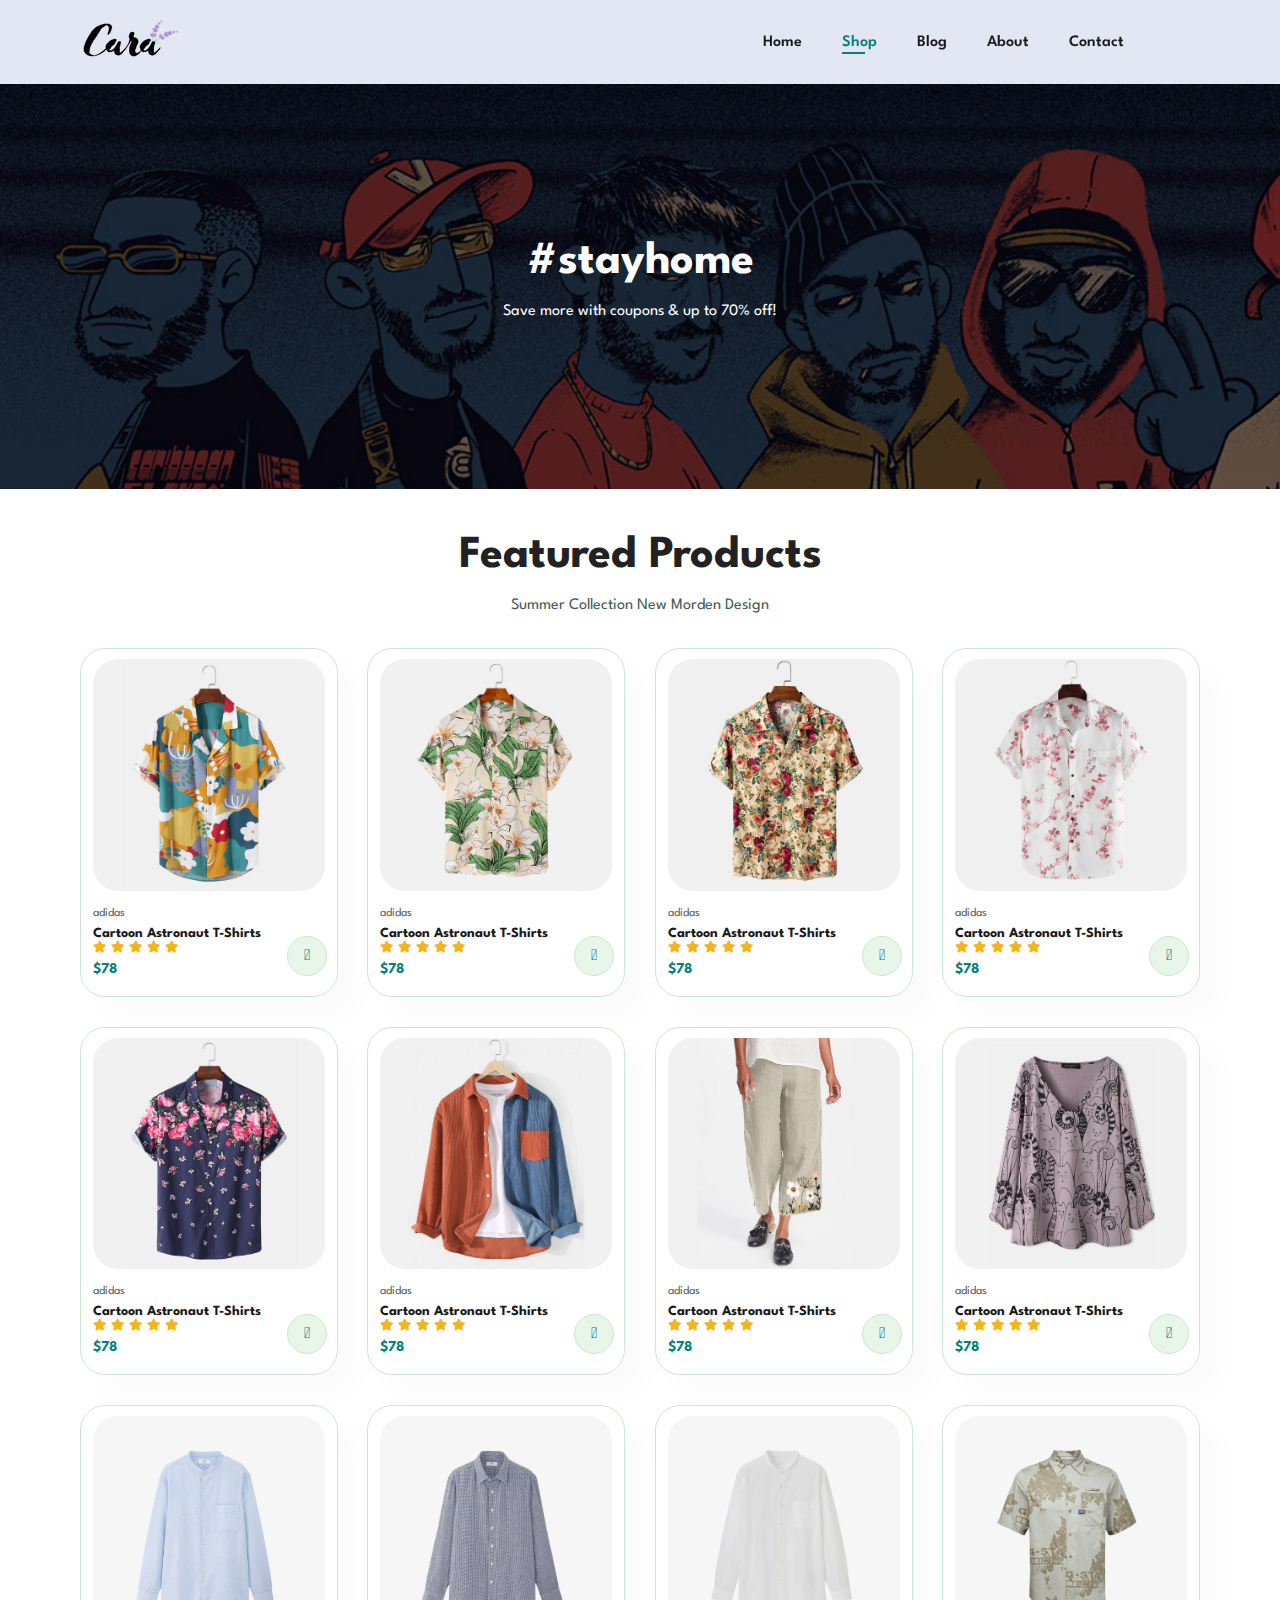
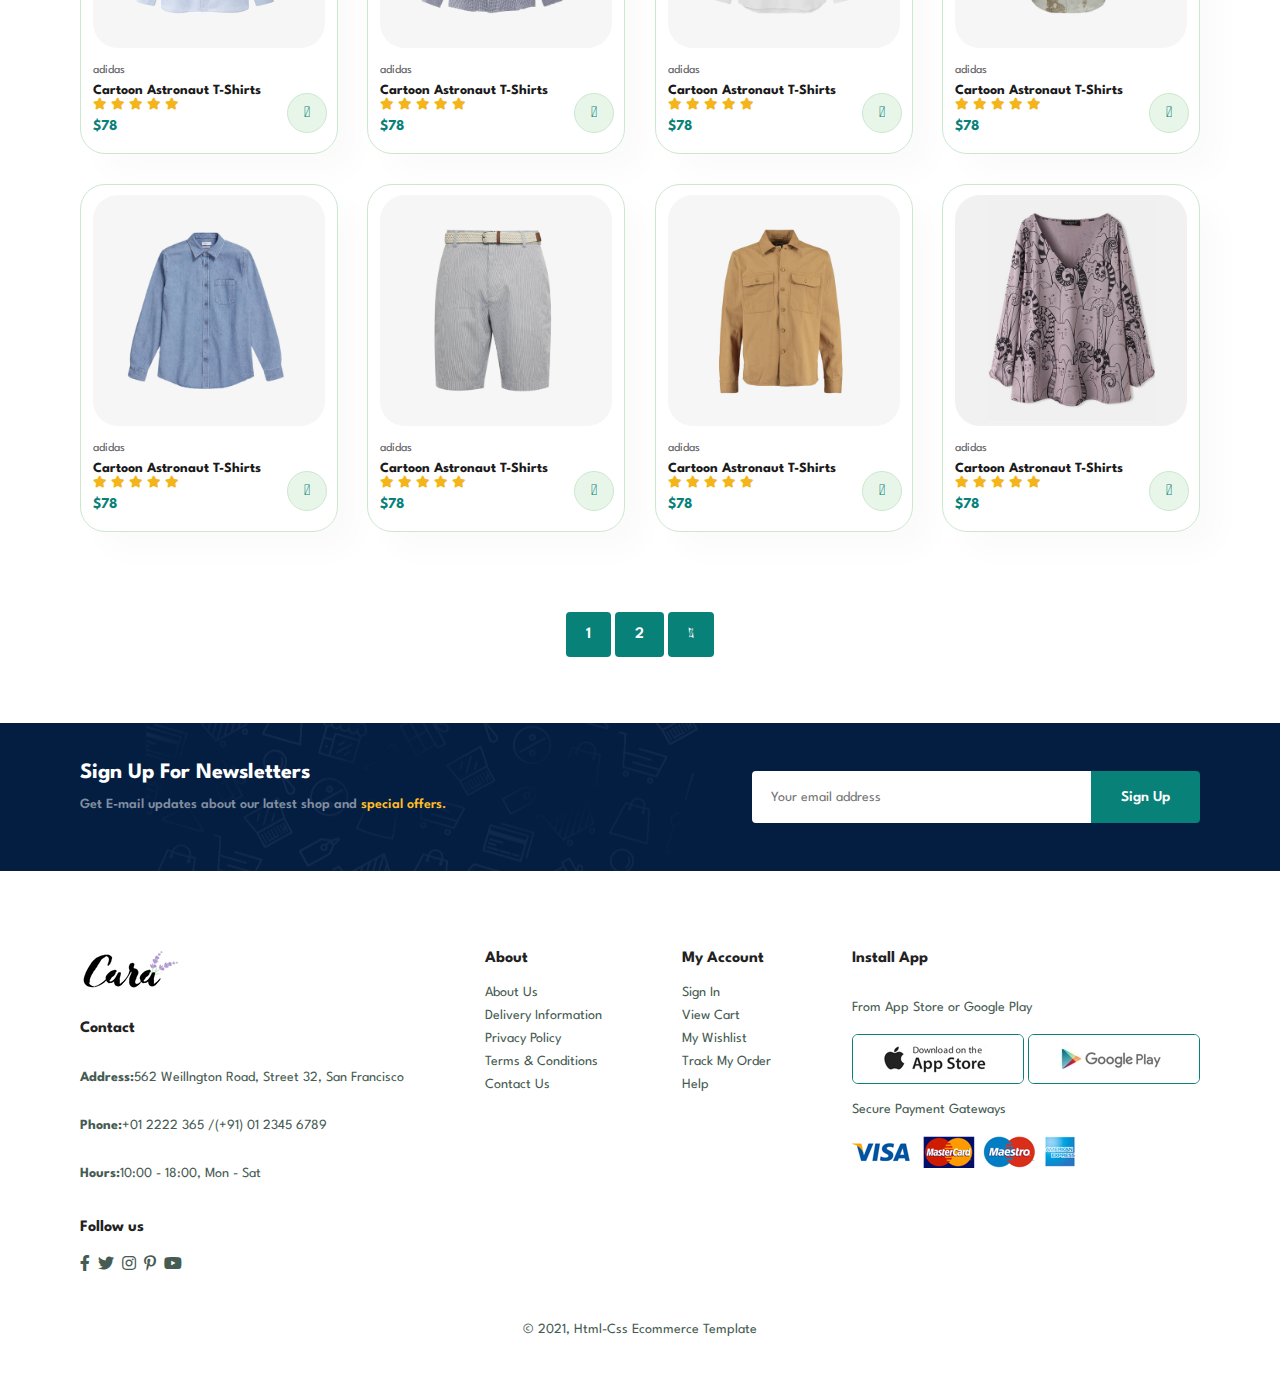
<file: E-commerce(Cara) Responsive Web/shop.html>
<!DOCTYPE html>
<html lang="en">

    <head>
        <meta charset="UTF-8">
        <meta http-equiv="X-UA-Compatible" content="IE=edge">
        <meta name="viewport" content="width=device-width, initial-scale=1.0">
        <title>Ecommerce Tutorial</title>
        <link rel="stylesheet" href="https://pro.fontawesome.com/releases/v5.10.0/css/all.css" />

        <link rel="stylesheet" href="style.css">
    </head>

    <body>
        <section id="header">
            <a href="#"> <img src="img/logo.png" class="logo" alt=""></a>
            <div>
                <ul id="nav-bar">
                    <li><a  href="index.html">Home</a></li>
                    <li><a class="active" href="shop.html">Shop</a></li>
                    <li><a href="blog.html">Blog</a></li>
                    <li><a href="about.html">About</a></li>
                    <li><a href="contact.html">Contact</a></li>
                    <li><a href="cart.html" id="cart-logo"><i class="far fa-shopping-bag"></i></a></li>
                    <a href="#" id="close"><i class="far fa-times"></i></a>
                </ul>
            </div>
            <div id="moblie" class="hidden">
                <a href="cart.html"><i class="far fa-shopping-bag"></i></a>
                <i id="bar" class="fas fa-outdent"></i>
            </div>
        </section>
        <section id="page-header">
            <h2>#stayhome </h2>
            <p>Save more with coupons & up to 70% off!</p>
        </section>
        <section id="product1" class="section-p1">
            <h2>Featured Products</h2>
            <p>Summer Collection New Morden Design</p>
            <div class="pro-container">
                <div class="pro" onclick="window.location.href='sproduct.html';">
                    <img src="img/products/f1.jpg" alt="shirt image">
                    <div class="des">
                        <span>adidas</span>
                        <h5>Cartoon Astronaut T-Shirts</h5>
                        <div class="star">
                            <i class="fas fa-star"></i>
                            <i class="fas fa-star"></i>
                            <i class="fas fa-star"></i>
                            <i class="fas fa-star"></i>
                            <i class="fas fa-star"></i>
                        </div>
                        <h4>$78</h4>
                    </div>
                    <a href="#"><i class="fal fa-shopping-cart cart"></i></a>
                </div>
                <div class="pro">
                    <img src="img/products/f2.jpg" alt="shirt image">
                    <div class="des">
                        <span>adidas</span>
                        <h5>Cartoon Astronaut T-Shirts</h5>
                        <div class="star">
                            <i class="fas fa-star"></i>
                            <i class="fas fa-star"></i>
                            <i class="fas fa-star"></i>
                            <i class="fas fa-star"></i>
                            <i class="fas fa-star"></i>
                        </div>
                        <h4>$78</h4>
                    </div>
                    <a href="#"><i class="fal fa-shopping-cart cart"></i></a>
                </div>
                <div class="pro">
                    <img src="img/products/f3.jpg" alt="shirt image">
                    <div class="des">
                        <span>adidas</span>
                        <h5>Cartoon Astronaut T-Shirts</h5>
                        <div class="star">
                            <i class="fas fa-star"></i>
                            <i class="fas fa-star"></i>
                            <i class="fas fa-star"></i>
                            <i class="fas fa-star"></i>
                            <i class="fas fa-star"></i>
                        </div>
                        <h4>$78</h4>
                    </div>
                    <a href="#"><i class="fal fa-shopping-cart cart"></i></a>
                </div>
                <div class="pro">
                    <img src="img/products/f4.jpg" alt="shirt image">
                    <div class="des">
                        <span>adidas</span>
                        <h5>Cartoon Astronaut T-Shirts</h5>
                        <div class="star">
                            <i class="fas fa-star"></i>
                            <i class="fas fa-star"></i>
                            <i class="fas fa-star"></i>
                            <i class="fas fa-star"></i>
                            <i class="fas fa-star"></i>
                        </div>
                        <h4>$78</h4>
                    </div>
                    <a href="#"><i class="fal fa-shopping-cart cart"></i></a>
                </div>
                <div class="pro">
                    <img src="img/products/f5.jpg" alt="shirt image">
                    <div class="des">
                        <span>adidas</span>
                        <h5>Cartoon Astronaut T-Shirts</h5>
                        <div class="star">
                            <i class="fas fa-star"></i>
                            <i class="fas fa-star"></i>
                            <i class="fas fa-star"></i>
                            <i class="fas fa-star"></i>
                            <i class="fas fa-star"></i>
                        </div>
                        <h4>$78</h4>
                    </div>
                    <a href="#"><i class="fal fa-shopping-cart cart"></i></a>
                </div>
                <div class="pro">
                    <img src="img/products/f6.jpg" alt="shirt image">
                    <div class="des">
                        <span>adidas</span>
                        <h5>Cartoon Astronaut T-Shirts</h5>
                        <div class="star">
                            <i class="fas fa-star"></i>
                            <i class="fas fa-star"></i>
                            <i class="fas fa-star"></i>
                            <i class="fas fa-star"></i>
                            <i class="fas fa-star"></i>
                        </div>
                        <h4>$78</h4>
                    </div>
                    <a href="#"><i class="fal fa-shopping-cart cart"></i></a>
                </div>
                <div class="pro">
                    <img src="img/products/f7.jpg" alt="shirt image">
                    <div class="des">
                        <span>adidas</span>
                        <h5>Cartoon Astronaut T-Shirts</h5>
                        <div class="star">
                            <i class="fas fa-star"></i>
                            <i class="fas fa-star"></i>
                            <i class="fas fa-star"></i>
                            <i class="fas fa-star"></i>
                            <i class="fas fa-star"></i>
                        </div>
                        <h4>$78</h4>
                    </div>
                    <a href="#"><i class="fal fa-shopping-cart cart"></i></a>
                </div>
                <div class="pro">
                    <img src="img/products/f8.jpg" alt="shirt image">
                    <div class="des">
                        <span>adidas</span>
                        <h5>Cartoon Astronaut T-Shirts</h5>
                        <div class="star">
                            <i class="fas fa-star"></i>
                            <i class="fas fa-star"></i>
                            <i class="fas fa-star"></i>
                            <i class="fas fa-star"></i>
                            <i class="fas fa-star"></i>
                        </div>
                        <h4>$78</h4>
                    </div>
                    <a href="#"><i class="fal fa-shopping-cart cart"></i></a>
                </div>
            <!-- </div>
        </section>
        <section id="product1" class="section-p1">
            <h2>New Arrivals</h2>
            <p>Summer Collection New Morden Design</p>
            <div class="pro-container">-->
                <div class="pro"> 
                    <img src="img/products/n1.jpg" alt="shirt image">
                    <div class="des">
                        <span>adidas</span>
                        <h5>Cartoon Astronaut T-Shirts</h5>
                        <div class="star">
                            <i class="fas fa-star"></i>
                            <i class="fas fa-star"></i>
                            <i class="fas fa-star"></i>
                            <i class="fas fa-star"></i>
                            <i class="fas fa-star"></i>
                        </div>
                        <h4>$78</h4>
                    </div>
                    <a href="#"><i class="fal fa-shopping-cart cart"></i></a>
                </div>
                <div class="pro">
                    <img src="img/products/n2.jpg" alt="shirt image">
                    <div class="des">
                        <span>adidas</span>
                        <h5>Cartoon Astronaut T-Shirts</h5>
                        <div class="star">
                            <i class="fas fa-star"></i>
                            <i class="fas fa-star"></i>
                            <i class="fas fa-star"></i>
                            <i class="fas fa-star"></i>
                            <i class="fas fa-star"></i>
                        </div>
                        <h4>$78</h4>
                    </div>
                    <a href="#"><i class="fal fa-shopping-cart cart"></i></a>
                </div>
                <div class="pro">
                    <img src="img/products/n3.jpg" alt="shirt image">
                    <div class="des">
                        <span>adidas</span>
                        <h5>Cartoon Astronaut T-Shirts</h5>
                        <div class="star">
                            <i class="fas fa-star"></i>
                            <i class="fas fa-star"></i>
                            <i class="fas fa-star"></i>
                            <i class="fas fa-star"></i>
                            <i class="fas fa-star"></i>
                        </div>
                        <h4>$78</h4>
                    </div>
                    <a href="#"><i class="fal fa-shopping-cart cart"></i></a>
                </div>
                <div class="pro">
                    <img src="img/products/n4.jpg" alt="shirt image">
                    <div class="des">
                        <span>adidas</span>
                        <h5>Cartoon Astronaut T-Shirts</h5>
                        <div class="star">
                            <i class="fas fa-star"></i>
                            <i class="fas fa-star"></i>
                            <i class="fas fa-star"></i>
                            <i class="fas fa-star"></i>
                            <i class="fas fa-star"></i>
                        </div>
                        <h4>$78</h4>
                    </div>
                    <a href="#"><i class="fal fa-shopping-cart cart"></i></a>
                </div>
                <div class="pro">
                    <img src="img/products/n5.jpg" alt="shirt image">
                    <div class="des">
                        <span>adidas</span>
                        <h5>Cartoon Astronaut T-Shirts</h5>
                        <div class="star">
                            <i class="fas fa-star"></i>
                            <i class="fas fa-star"></i>
                            <i class="fas fa-star"></i>
                            <i class="fas fa-star"></i>
                            <i class="fas fa-star"></i>
                        </div>
                        <h4>$78</h4>
                    </div>
                    <a href="#"><i class="fal fa-shopping-cart cart"></i></a>
                </div>
                <div class="pro">
                    <img src="img/products/n6.jpg" alt="shirt image">
                    <div class="des">
                        <span>adidas</span>
                        <h5>Cartoon Astronaut T-Shirts</h5>
                        <div class="star">
                            <i class="fas fa-star"></i>
                            <i class="fas fa-star"></i>
                            <i class="fas fa-star"></i>
                            <i class="fas fa-star"></i>
                            <i class="fas fa-star"></i>
                        </div>
                        <h4>$78</h4>
                    </div>
                    <a href="#"><i class="fal fa-shopping-cart cart"></i></a>
                </div>
                <div class="pro">
                    <img src="img/products/n7.jpg" alt="shirt image">
                    <div class="des">
                        <span>adidas</span>
                        <h5>Cartoon Astronaut T-Shirts</h5>
                        <div class="star">
                            <i class="fas fa-star"></i>
                            <i class="fas fa-star"></i>
                            <i class="fas fa-star"></i>
                            <i class="fas fa-star"></i>
                            <i class="fas fa-star"></i>
                        </div>
                        <h4>$78</h4>
                    </div>
                    <a href="#"><i class="fal fa-shopping-cart cart"></i></a>
                </div>
                <div class="pro">
                    <img src="img/products/f8.jpg" alt="shirt image">
                    <div class="des">
                        <span>adidas</span>
                        <h5>Cartoon Astronaut T-Shirts</h5>
                        <div class="star">
                            <i class="fas fa-star"></i>
                            <i class="fas fa-star"></i>
                            <i class="fas fa-star"></i>
                            <i class="fas fa-star"></i>
                            <i class="fas fa-star"></i>
                        </div>
                        <h4>$78</h4>
                    </div>
                    <a href="#"><i class="fal fa-shopping-cart cart"></i></a>
                </div>
            </div>
        </section>
        <section id="pagination" class="section-p1">
            <a href="#">1</a>
            <a href="#">2</a>
            <a href="#"><i class="fal fa-long-arrow-alt-right"></i></a>
        </section>
        <section id="newsletter" class="section-p1 section-m1">
            <div class="newstext">
                <h4>Sign Up For Newsletters</h4>
                <p>Get E-mail updates about our latest shop and <span>special offers.</span></p>
            </div>
            <div class="form">
                <input type="text" placeholder="Your email address">
                <button class="normal">Sign Up</button>
            </div>
        </section>
        <footer class="section-p1">
            <div class="col ">
                <img class="logo" src="img/logo.png" alt="">
                <h4>Contact</h4>
                <p> <strong>Address:</strong>562 Weillngton Road, Street 32, San Francisco</p>
                <p><strong>Phone:</strong>+01 2222 365 /(+91) 01 2345 6789</p>
                <p><strong>Hours:</strong>10:00 - 18:00, Mon - Sat</p>
                <div class="follow">
                    <h4>Follow us</h4>
                    <div class="icon">
                        <i class="fab fa-facebook-f"></i>
                        <i class="fab fa-twitter"></i>
                        <i class="fab fa-instagram"></i>
                        <i class="fab fa-pinterest-p"></i>
                        <i class="fab fa-youtube"></i>
                    </div>
                </div>
            </div>
            <div class="col">
                <h4>About</h4>
                <a href="#">About Us</a>
                <a href="#">Delivery Information</a>
                <a href="#">Privacy Policy</a>
                <a href="#">Terms & Conditions</a>
                <a href="#">Contact Us</a>
            </div>
            <div class="col">
                <h4>My Account</h4>
                <a href="#">Sign In</a>
                <a href="#">View Cart</a>
                <a href="#">My Wishlist</a>
                <a href="#">Track My Order</a>
                <a href="#">Help</a>
            </div>
            <div clas="col install">
                <h4>Install App</h4>
                <p>From App Store or Google Play</p>
                <div class="row">
                    <img src="img/pay/app.jpg" alt="">
                    <img src="img/pay/play.jpg" alt="">
                </div>
                <p>Secure Payment Gateways</p>
                <img src="img/pay/pay.png" alt="">
            </div>
            <div class="copy-right">
                <p>&copy; 2021, Html-Css Ecommerce Template</p>
            </div>
        </footer>
        <script src="script.js"></script>
    </body>

</html>
</file>
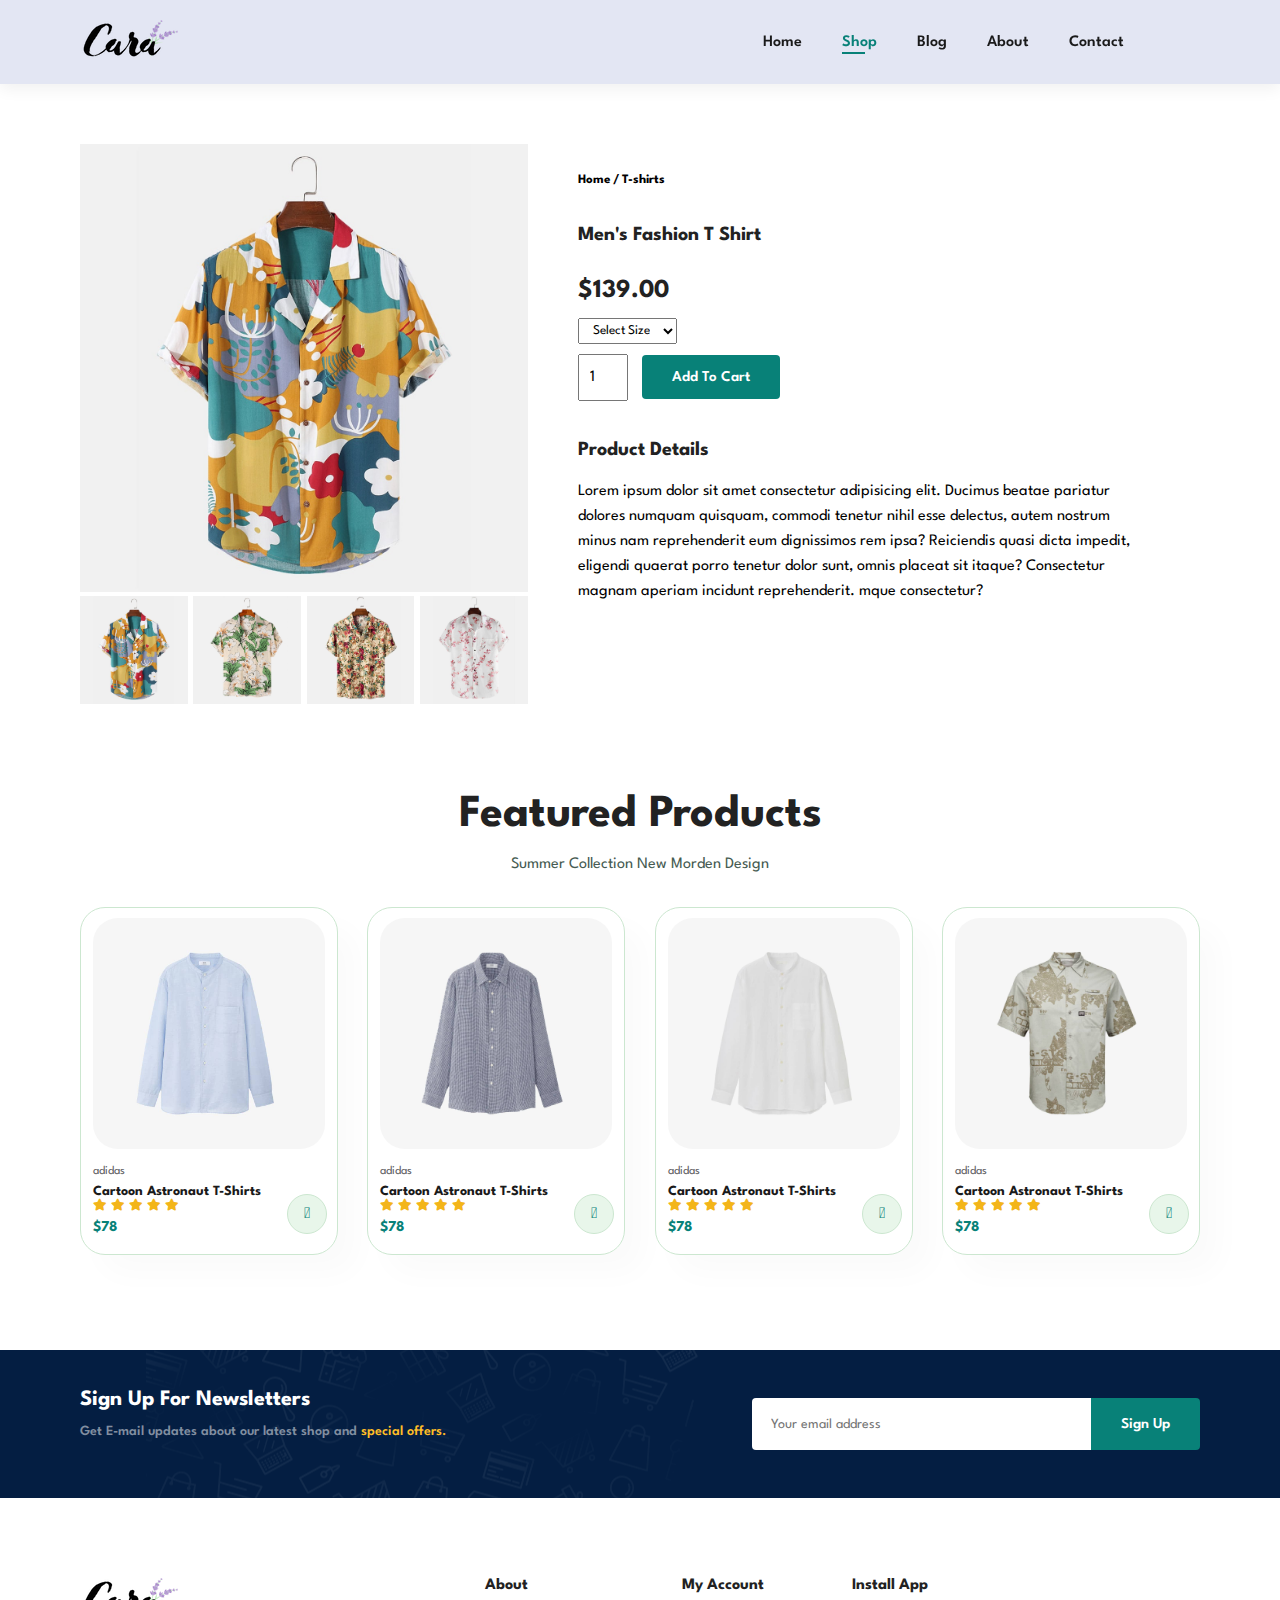
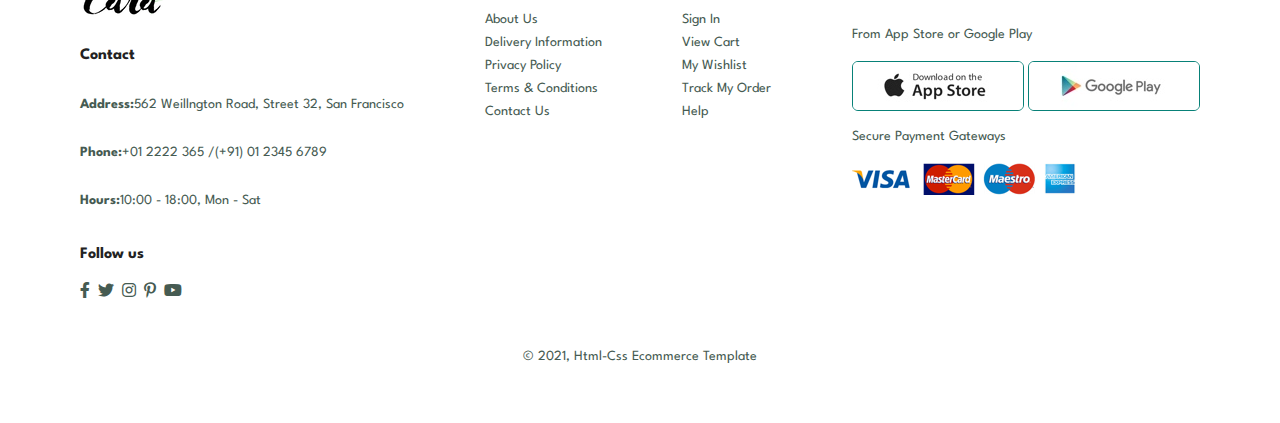
<file: E-commerce(Cara) Responsive Web/sproduct.html>
<!DOCTYPE html>
<html lang="en">

<head>
    <meta charset="UTF-8">
    <meta http-equiv="X-UA-Compatible" content="IE=edge">
    <meta name="viewport" content="width=device-width, initial-scale=1.0">
    <title>Ecommerce Tutorial</title>
    <link rel="stylesheet" href="https://pro.fontawesome.com/releases/v5.10.0/css/all.css" />

    <link rel="stylesheet" href="style.css">
</head>

<body>
    <section id="header">
        <a href="#"> <img src="img/logo.png" class="logo" alt=""></a>
        <div>
            <ul id="nav-bar">
                <li><a  href="index.html">Home</a></li>
                <li><a class="active" href="shop.html">Shop</a></li>
                <li><a href="blog.html">Blog</a></li>
                <li><a href="about.html">About</a></li>
                <li><a href="contact.html">Contact</a></li>
                <li><a href="cart.html" id="cart-logo"><i class="far fa-shopping-bag"></i></a></li>
                <a href="#" id="close"><i class="far fa-times"></i></a>
            </ul>
        </div>
        <div id="moblie" class="hidden">
            <a href="cart.html"><i class="far fa-shopping-bag"></i></a>
            <i id="bar" class="fas fa-outdent"></i>
        </div>
    </section>
    <section id="prodetails" class="section-p1">
        <div class="single-pro-image">
            <img src="img/products/f1.jpg" width=100% id="main-img" alt="">
            <div class="small-img-group">
                <div class="small-img-col">
                    <img src="img/products/f1.jpg" width=100% class="small-img" alt="">
                </div>
                <div class="small-img-col">
                    <img src="img/products/f2.jpg" width=100% class="small-img" alt="">
                </div>
                <div class="small-img-col">
                    <img src="img/products/f3.jpg" width=100% class="small-img" alt="">
                </div>
                <div class="small-img-col">
                    <img src="img/products/f4.jpg" width=100% class="small-img" alt="">
                </div>
            </div>
        </div>
        <div class="single-pro-details">
            <h6>Home / T-shirts</h6>
            <h4>Men's Fashion T Shirt</h4>
            <h2>$139.00</h2>
            <select >
                <option>Select Size</option>
                <option>X</option>
                <option>XXL</option>
                <option>Small</option>
                <option>Large</option>
            </select>
            <input type="number" value="1">
            <button class="normal">Add To Cart</button>
            <h4>Product Details</h4>
            <span>Lorem ipsum dolor sit amet consectetur adipisicing elit. Ducimus beatae pariatur dolores numquam
                quisquam, commodi tenetur nihil esse delectus, autem nostrum minus nam reprehenderit eum dignissimos rem
                ipsa? Reiciendis quasi dicta impedit, eligendi quaerat porro tenetur dolor sunt, omnis placeat sit
                itaque? Consectetur magnam aperiam incidunt reprehenderit. mque consectetur?</span>
        </div>
    </section>
    <section id="product1" class="section-p1">
        <h2>Featured Products</h2>
        <p>Summer Collection New Morden Design</p>
        <div class="pro-container">
            <div class="pro">
                <img src="img/products/n1.jpg" alt="shirt image">
                <div class="des">
                    <span>adidas</span>
                    <h5>Cartoon Astronaut T-Shirts</h5>
                    <div class="star">
                        <i class="fas fa-star"></i>
                        <i class="fas fa-star"></i>
                        <i class="fas fa-star"></i>
                        <i class="fas fa-star"></i>
                        <i class="fas fa-star"></i>
                    </div>
                    <h4>$78</h4>
                </div>
                <a href="#"><i class="fal fa-shopping-cart cart"></i></a>
            </div>
            <div class="pro">
                <img src="img/products/n2.jpg" alt="shirt image">
                <div class="des">
                    <span>adidas</span>
                    <h5>Cartoon Astronaut T-Shirts</h5>
                    <div class="star">
                        <i class="fas fa-star"></i>
                        <i class="fas fa-star"></i>
                        <i class="fas fa-star"></i>
                        <i class="fas fa-star"></i>
                        <i class="fas fa-star"></i>
                    </div>
                    <h4>$78</h4>
                </div>
                <a href="#"><i class="fal fa-shopping-cart cart"></i></a>
            </div>
            <div class="pro">
                <img src="img/products/n3.jpg" alt="shirt image">
                <div class="des">
                    <span>adidas</span>
                    <h5>Cartoon Astronaut T-Shirts</h5>
                    <div class="star">
                        <i class="fas fa-star"></i>
                        <i class="fas fa-star"></i>
                        <i class="fas fa-star"></i>
                        <i class="fas fa-star"></i>
                        <i class="fas fa-star"></i>
                    </div>
                    <h4>$78</h4>
                </div>
                <a href="#"><i class="fal fa-shopping-cart cart"></i></a>
            </div>
            <div class="pro">
                <img src="img/products/n4.jpg" alt="shirt image">
                <div class="des">
                    <span>adidas</span>
                    <h5>Cartoon Astronaut T-Shirts</h5>
                    <div class="star">
                        <i class="fas fa-star"></i>
                        <i class="fas fa-star"></i>
                        <i class="fas fa-star"></i>
                        <i class="fas fa-star"></i>
                        <i class="fas fa-star"></i>
                    </div>
                    <h4>$78</h4>
                </div>
                <a href="#"><i class="fal fa-shopping-cart cart"></i></a>
            </div>
        </div>
    </section>
    <section id="newsletter" class="section-p1 section-m1">
        <div class="newstext">
            <h4>Sign Up For Newsletters</h4>
            <p>Get E-mail updates about our latest shop and <span>special offers.</span></p>
        </div>
        <div class="form">
            <input type="text" placeholder="Your email address">
            <button class="normal">Sign Up</button>
        </div>
    </section>
    <footer class="section-p1">
        <div class="col ">
            <img class="logo" src="img/logo.png" alt="">
            <h4>Contact</h4>
            <p> <strong>Address:</strong>562 Weillngton Road, Street 32, San Francisco</p>
            <p><strong>Phone:</strong>+01 2222 365 /(+91) 01 2345 6789</p>
            <p><strong>Hours:</strong>10:00 - 18:00, Mon - Sat</p>
            <div class="follow">
                <h4>Follow us</h4>
                <div class="icon">
                    <i class="fab fa-facebook-f"></i>
                    <i class="fab fa-twitter"></i>
                    <i class="fab fa-instagram"></i>
                    <i class="fab fa-pinterest-p"></i>
                    <i class="fab fa-youtube"></i>
                </div>
            </div>
        </div>
        <div class="col">
            <h4>About</h4>
            <a href="#">About Us</a>
            <a href="#">Delivery Information</a>
            <a href="#">Privacy Policy</a>
            <a href="#">Terms & Conditions</a>
            <a href="#">Contact Us</a>
        </div>
        <div class="col">
            <h4>My Account</h4>
            <a href="#">Sign In</a>
            <a href="#">View Cart</a>
            <a href="#">My Wishlist</a>
            <a href="#">Track My Order</a>
            <a href="#">Help</a>
        </div>
        <div clas="col install">
            <h4>Install App</h4>
            <p>From App Store or Google Play</p>
            <div class="row">
                <img src="img/pay/app.jpg" alt="">
                <img src="img/pay/play.jpg" alt="">
            </div>
            <p>Secure Payment Gateways</p>
            <img src="img/pay/pay.png" alt="">
        </div>
        <div class="copy-right">
            <p>&copy; 2021, Html-Css Ecommerce Template</p>
        </div>
    </footer>
    <script>
        let Mainimg=document.getElementById("main-img");
        let smallimg=document.getElementsByClassName("small-img");

        smallimg[0].onclick=function(){
            Mainimg.src=smallimg[0].src;
        }
        smallimg[1].onclick=function(){
            Mainimg.src=smallimg[1].src;
        }
        smallimg[2].onclick=function(){
            Mainimg.src=smallimg[2].src;
        }
        smallimg[3].onclick=function(){
            Mainimg.src=smallimg[3].src;
        }
    </script>
    <script src="script.js"></script>
</body>

</html>
</file>
<file: E-commerce(Cara) Responsive Web/style.css>
@import url("https://fonts.googleapis.com/css2?family=Spartan:wght@100;200;300;400;500;600;700;800;900&display=swap");
* {
  margin: 0;
  padding: 0;
  box-sizing: border-box;
  font-family: "Spartan", sans-serif;
}

html {
  scroll-behavior: smooth;
}

/* Global Styles */

h1 {
  font-size: 50px;
  line-height: 64px;
  color: #222;
}

h2 {
  font-size: 46px;
  line-height: 54px;
  color: #222;
}

h4 {
  font-size: 20px;
  color: #222;
}

h6 {
  font-weight: 700;
  font-size: 13px;
}

p {
  font-size: 16px;
  color: #465b52;
  margin: 15px 0 20px 0;
}

.section-p1 {
  padding: 40px 80px;
}

.section-m1 {
  margin: 40px 0;
}
button.normal{
  font-size:15px;
  font-weight: 600;
  padding:15px 30px;
  color:#000;
  background-color: #fff;
  border-radius: 4px;
  cursor: pointer;
  border: none;
  outline:none;
  transition: 0.2 ease;
}

body {
  width: 100%;
}
/* header styles */
#header{
  display:flex;
  align-items: center;
  justify-content: space-between;
  padding: 20px 80px;
  background-color: #E3E6F3;
  box-shadow: 0 5px 15px rgb(0, 0, 0,0.06);
  z-index:999;
  position: sticky;
  top:0;
  left:0;
}
#nav-bar{
  display:flex;
  align-items: center;
  justify-content: center;
}
#nav-bar li{
  list-style: none;
  padding:0px 20px;
  position:relative;
}
#nav-bar a{
  text-decoration: none;
  font-size: 16px;
  font-weight: 600;
  color: #1a1a1a;
  transition: 0.3 ease;
}
#nav-bar a:hover,
#nav-bar a.active{
  color:#088178;
}

#nav-bar li a.active::after,
#nav-bar li a:hover::after{
    content:"";
    width:30%;
    height:2px;
    background-color: #088178;
    position:absolute;
    bottom:-4px;
    left:20px;
}
.hidden{
  display:none;
}
/* hero section */
#hero{
  background-image: url("img/hero4.png");
  height:90vh;
  width:100%;
  background-size: cover;
  background-position: top 25% right 0;
  padding:0px 80px;
  display:flex;
  flex-direction: column;
  align-items: flex-start;
  justify-content: center;
}
#hero h4{
  padding-bottom:15px;
}
#hero h1{
  color:#088178;
}
#hero button{
  background-image: url("img/button.png");
  background-color: transparent;
  color: #088178;
  border:0;
  padding:14px 80px 14px 65px;
  background-repeat: no-repeat;
  cursor: pointer;
  font-weight: 700;
  font-size: 15px;
}

/* featured section */
#feature{
  display:flex;
  align-items: center;
  justify-content: space-between;
  flex-wrap: wrap;
}
#feature .fe-box{
  width:160px;
  text-align: center;
  padding:25px 15px;
  box-shadow: 20px 20px 34px rgb(0, 0, 0,0.03);
  border:1px solid #cce7d0;
  border-radius: 4px;
  margin:15px 0;
}
#feature .fe-box:hover{
  box-shadow: 10px 10px 54px rgb(76, 63, 221,0.1);
}
#feature .fe-box img{
  width:100px;
  margin-bottom: 20px;
}
#feature .fe-box h6{
  display: inline-block;
  padding:12px 9px 12px 9px;
  line-height:1px;
  border-radius: 4px;
  color:#088178;
  background-color: #fddde4;
}
#feature .fe-box:nth-child(2) h6{
  background-color: #cdebbc;
}
#feature .fe-box:nth-child(3) h6{
  background-color: #d1e8f2;
}
#feature .fe-box:nth-child(4) h6{
  background-color: #cde48f;
}
#feature .fe-box:nth-child(5) h6{
  background-color: #f6dbf6;
}
#feature .fe-box:nth-child(6) h6{
  background-color: #fff2e5;
}

/* Pro-contianer styling */
#product1{
  text-align: center;
}
.pro-container{
  display:flex;
  justify-content: space-between;
  flex-wrap: wrap;
}
#product1 .pro img{
  width:100%;
  border-radius: 25px;
}
#product1 .pro{
  width:23%;
  min-width: 250px;
  padding:10px 12px;
  border:1px solid #cce7d0;
  border-radius: 25px;
  cursor: pointer;
  box-shadow: 20px 20px 30px rgb(0, 0, 0,0.02);
  margin:15px 0;
  transition: 0.2 ease;
  position: relative;
}
#product1 .pro:hover{
  box-shadow: 20px 20px 30px rgb(0, 0, 0,0.06);
}
#product1 .pro .des{
  text-align: start;
  padding:10px 0;
}
#product1 .pro span{
  color:#606063;
  font-size:12px;
}
#product1 .pro .des h5{
  padding-top:7px;
  color:#1a1a1a;
  font-size:14px;
}
#product1 .pro .des i{
  font-size: 12px;
  color:rgb(243, 181, 25);
}
#product1 .pro .des h4{
  padding-top:7px;
  font-size:15px;
  font-weight: 700;
  color:#088178;
}
#product1 .pro .cart{
  width:40px;
  height: 40px;
  line-height: 40px;
  border-radius: 50px;
  background-color: #e8f6ea;
  font-weight: 500;
  color:#088178;
  border:1px solid #cce7d0;
  position:absolute;
  bottom:20px;
  right:10px;

}
/* styling banner */
#banner{
  display: flex;
  flex-direction: column;
  align-items: center;
  justify-content: center;
  background-image: url("img/banner/b2.jpg");
  width:100%;
  height:40vh;
  background-size: cover;
  background-position: center;
}
#banner h4{
  color:#fff;
  font-size: 16px;
}
#banner h2{
  color:#fff;
  font-size: 32px;
  padding:10px 0px;
}
#banner h2 span{
  color:#ef3636;
}
#banner button:hover{
  background-color: #088178;
  color:#fff;
}
#sm-banner{
  display:flex;
  justify-content: space-between;
}
#sm-banner .banner-box{
  display: flex;
  flex-direction: column;
  align-items: flex-start;
  justify-content: center;
  background-image: url("img/banner/b17.jpg");
  min-width:580px;
  height:50vh;
  background-size: cover;
  background-position: center;
  padding:30px;
}
#sm-banner .banner-box2{
  background-image: url("img/banner/b10.jpg");
}
#sm-banner h4{
  color:#fff;
  font-size: 20px;
  font-weight: 300;
}
#sm-banner h2{
  color:#fff;
  font-size: 28px;
  font-weight: 800;
}
#sm-banner span{
  color:#fff;
  font-size: 14px;
  font-weight: 500;
  padding-bottom: 15px;
}
button.white{
  font-size:15px;
  font-weight: 600;
  padding:11px 18px;
  color:#fff;
  background-color: transparent;
  border: 1px solid #fff;
  cursor: pointer;
  outline:none;
  transition: 0.2s;
}
#sm-banner .banner-box:hover button{
  background-color: #088178;
  border:1px solid #088178;
}
#banner3 .banner-box{
  display: flex;
  flex-direction: column;
  align-items: flex-start;
  justify-content: center;
  background-image: url("img/banner/b7.jpg");
  min-width:30%;
  height:30vh;
  background-size: cover;
  background-position: center;
  padding:20px;
  margin-bottom: 20px;
}
#banner3  .banner-box2{
  background-image: url("img/banner/b4.jpg");
}
#banner3  .banner-box3{
  background-image: url("img/banner/b18.jpg");
}
#banner3  .banner-box3 h3{
  color:#fff;
}
#banner3{
  display:flex;
  align-items: center;
  justify-content: space-between;
  flex-wrap: wrap;
  padding:0px 80px;
}
#banner3 h2{
  color:#fff;
  font-weight: 900;
  font-size: 22px;
}
#banner3 h3{
  color:#ec544e;
  font-weight: 800;
  font-size: 15px;
}
/* styling newsletter */
#newsletter{
  display:flex;
  justify-content: space-between;
  align-items: center;
  flex-wrap: wrap;
  background-image: url("img/banner/b14.png");
  background-repeat: no-repeat;
  background-position: 20% 30%;
  background-color: #041e42;
}
#newsletter h4{
  font-size:22px;
  font-weight: 700;
  color:#fff;
}
#newsletter p{
  font-size:14px;
  font-weight: 600;
  color:#818ea0;
}
#newsletter p span{
  color:#ffbd27;
}
#newsletter input{
  height:3.25rem;
  padding:0 1.25em;
  font-size: 14px;
  width: 100%;
  border: 1px solid transparent;
  border-radius: 4px;
  outline:none;
  border-top-right-radius: 0px;
  border-bottom-right-radius: 0px;
}
#newsletter .form{
  display:flex;
  width: 40%;
}
#newsletter button{
  background-color: #088178;
  color:#fff;
  white-space: nowrap;
  border-top-left-radius: 0px;
  border-bottom-left-radius: 0px;
}
footer{
  display: flex;
  flex-wrap: wrap;
  gap:15px;
  justify-content: space-between;
}
footer .col{
  display: flex;
  flex-direction: column;
  align-items: flex-start;
  margin-bottom: 20px;
}
footer .logo{
  margin-bottom: 30px;
}
footer h4{
  font-size: 16px;
  padding-bottom: 20px;
}
footer p{
  font-size: 14px;
  margin-bottom: 0 0 8px 0;
}
footer a{
  font-size: 14px;
  text-decoration: none;
  color: #465b52;
  margin-bottom:10px;
}
footer .follow{
  margin-top:20px;
}
footer .follow i{
  color: #465b52;
  padding-right: 4px;
  cursor: pointer;
}
 .row img{
  border:1px solid #088178;
  border-radius: 6px;
}
.install img{
  margin:10px 0 15px 0;
}
footer .install i:hover,
footer a:hover{
  color:#088178;
}
footer .copy-right{
  width:100%;
  text-align: center;
}

/* shop-page */
#page-header{
  background-image: url("img/banner/b1.jpg");
  width:100%;
  height:45vh;
  background-size: cover;
  display: flex;
  justify-content: center;
  align-items: center;
  flex-direction: column ;
  padding:14px;
}
#page-header h2,
#page-header p{
  color:#fff;
}
#pagination{
  text-align: center;
}
#pagination a{
  text-decoration: none;
  background-color: #088178;
  padding:15px 20px;
  border-radius: 4px;
  color:#fff;
  font-weight: 600 ;
}
#pagination a i{
  font-size: 16px;
  font-weight: 600;
}
#prodetails{
  display: flex;
  margin-top:20px;
}
#prodetails .single-pro-image{
  width:40%;
  margin-right:50px;
}
.small-img-group{
  display:flex;
  justify-content: space-between;
  align-items: center;
}
.small-img-col{
  flex-basis:24%;
  cursor: pointer;
}
#prodetails .single-pro-details{
  width:50%;
  padding-top:30px;
}
#prodetails .single-pro-details h4{
  padding:40px 0 20px 0;
}
#prodetails .single-pro-details h2{
  font-size:26px;
}
#prodetails .single-pro-details select{
  display:block;
  padding:5px 10px;
  margin-bottom: 10px;
}
#prodetails .single-pro-details input{
  width:50px;
  height:47px;
  padding-left: 10px;
  font-size: 16px;
  margin-right: 10px;
}
#prodetails .single-pro-details input:focus{
  outline:none;
}
#prodetails .single-pro-details button{
  background-color: #088178;
  color:#fff; 
}
#prodetails .single-pro-details span{
  line-height:25px;
}
#page-header.blog-header{
  background-image: url("img/banner/b19.jpg");
}
#blog{
  padding:150px 150px 0 150px;

}
#blog .blog-box{
  display:flex;
  align-items: center;
  width:100%;
  position: relative;
}
#blog .blog-img{
  width:50%;
  margin-right:50px;
  padding-bottom: 90px;
}
#blog img{
  width:100%;
  height:300px;
  object-fit: cover;
  font-family: sans-serif;
}
#blog .blog-details{
  width:50%;
  padding-bottom:90px;
}
#blog .blog-details a{
  text-decoration: none;
  font-size: 11px;
  color:#000;
  font-weight: 800;
  position: relative;
  transition: 0.3s;
}
#blog .blog-details a:hover{
  color:#088178;
}
#blog .blog-details a::after{
  content: "";
  width:50px;
  height: 1px;
  background-color: #000;
  position: absolute;
  top:6px;
  right:-60px;
}
#blog .blog-details a:hover::after{
  background-color: #088178;
}
#blog .blog-box h1{
  position:absolute;
  top:-45px; 
  left:0;
  font-size: 70px;
  font-weight: 700;
  color:#c9cbce;
  z-index: -9;
}

/* about page */
#page-header.about-header{
  background-image: url("img/about/banner.png");
}
#about-head{
  display:flex;
  align-items: center;
}
#about-head img{
  width:50%;
  height: auto;
}
#about-head div{
  padding-left: 40px;
}
#about-app{
  text-align: center;
}
#about-app .video{
  width:80%;
  height:100%;
  margin:30px auto 0 auto;
}
#about-app .video video{
  width:80%;
  height:100%;
  border-radius: 20px;
}
/* contact details */
#contact-details{
  display:flex;
  flex-direction: row;
  align-items: center;
  justify-content: space-between;
}
#contact-details .details{
  width:40%;
}
#contact-details .details span,
#form-details form span{
  font-size:12px;
}
#contact-details .details h2,
#form-details form h2{
  font-size:26px;
  line-height: 35px;
  padding:20px 0px;
}

#contact-details .details h3{
  font-size:16px;
  padding-bottom: 16px;
}
#contact-details .details li{
  list-style: none;
  display: flex;
  padding:10px 0px;
}
#contact-details .details li i{
  font-size:14px;
  padding-right:22px;
}
#contact-details .details li p{
  margin:0;
  font-size:14px;
}
#contact-details .map{
  width:55%;
  height:400px;
}
#contact-details .map iframe{
  width:100%;
  height:100%;
}
#form-details {
  display:flex;
  justify-content: space-between;
  margin:30px;
  padding:80px;
  border:1px solid #e1e1e1;
}
#form-details form{
  width:65%;
  display:flex;
  flex-direction: column;
  align-items: flex-start;
}
#form-details form input,
#form-details form textarea{
  width:100%;
  padding:12px 15px;
  outline:none;
  margin-bottom: 20px;
  border:1px solid #e1e1e1;
}
#form-details form button{
  background-color: #088178;
  color:#fff;
}
#form-details .people div{
  padding-bottom: 25px;
  display: flex;
  align-items: flex-start;
}
#form-details .people img{
  width:65px;
  height:65px;
  object-fit: cover;
  margin-right: 15px;
}
#form-details .people div p{
  margin:0;
  font-size:13px;
  line-height: 25px;
}
#form-details .people div p span{
  display: block;
  font-size: 16px;
  font-weight: 600;
  color:#000;
}
/* Cart page */
#cart{
  overflow-x:auto;
}
#cart table{
  width:100%;
  border-collapse: collapse;
  table-layout: fixed;
  white-space: nowrap;
}
#cart table img{
  width:70px;
}
#cart table td:nth-child(1){
  width: 100px;
  text-align: center;
}
#cart table td:nth-child(2){
  width: 100px;
  text-align: center;
}
#cart table td:nth-child(3){
  width: 250px;
  text-align: center;
}
#cart table td:nth-child(4),
#cart table td:nth-child(5),
#cart table td:nth-child(6){
  width: 150px;
  text-align: center;
}
#cart table td:nth-child(5) input{
  width:70px;
  padding:10px 5px 10px 15px;
}
#cart table thead{
  border:1px solid #e2e9e1;
  border-left:none;
  border-right:none;
}
#cart table thead td{
  font-weight: 700;
  text-transform: uppercase;
  font-size: 13px;
  padding:18px 0;

}
#cart table tbody tr td{
  padding-top:15px;
}
#cart table tbody td{
  font-size:13px;
}
#cart-add{
  display: flex;
  flex-wrap: wrap;
  justify-content: space-between;
}
 #coupon{
  width:50%;
  margin-bottom: 30px;
}
#coupon h3,
#subtotal h3{
  padding-bottom: 15px;
}
#coupon input{
  padding:10px 20px;
  outline:none;
  width:60%;
  margin-right: 10px;
  border:1px solid #e1e9e1;
}
#coupon button,
#subtotal button{
  background-color: #088178;
  color:#fff;
  padding:11px 20px;
}
#subtotal{
  width:50%;
  margin-bottom: 30px;
  border:1px solid #e1e9e1;
  padding:30px;
}
#subtotal table{
   border-collapse: collapse;
   width:100%;
   margin-bottom: 20px;
}
#subtotal table td{
  width:50%;
  border :1px solid #e1e9e1;
  padding:10px;
  font-size: 13px;
}
#close{
  display:none;
}
#bar{
  cursor: pointer;
}
/* media queriss */
@media (max-width:768px){
  .section-p1{
    padding:40px 40px;
  }
  #nav-bar {
    display: flex;
    flex-direction: column;
    align-items: flex-start;
    justify-content: flex-start;
    position: fixed;
    top:0;
    right:-300px;
    height:100vh;
    width:300px;
    background-color: #E3E6F3;
    box-shadow: 0 40px 60px rgba(0,0,0,0.1);
    padding:80px 0 0 10px;
    transition: 0.3s;
  }
  #nav-bar.active{
    right:0px;
  }
  #nav-bar li{
    margin-bottom: 25px;
  }
  .hidden{
    display:flex;
    align-items: center;
  }
  .hidden i{
    color:#1a1a1a;
    font-size: 24px;
    padding-left: 20px;
  }
  #close{
    display: initial;
    position: absolute;
    top:30px;
    left:30px;
    color:#222;
    font-size: 24px;
  }
  #cart-logo{
    display: none;
  }
  #hero {
    height: 70vh;
    padding: 0px 80px;
    background-position: top 30% right 30%;
  }
  #feature {
    justify-content: center;
  }
  #feature .fe-box {
    margin: 15px 15px;
  }
  #product1 .pro-container {
    justify-content: center;
  }
  #product1 .pro{
    margin:15px;
  }
  #banner {
   height:30vh;
  }
  #sm-banner {
    display: flex;
    flex-direction: column;
    justify-content: space-between;
  }
  #sm-banner .banner-box {
    min-width:100%;
    height: 40vh;
  }
  #banner3{
    padding:0 35px;
  }

  #banner3 .banner-box{
    width:28%;
  }
  #banner3 h2{
    font-size: 18px;
  }
  #newsletter .form{
    width:70%;
  }
  /* contact page */
  #form-details{
    padding:40px;
  }
  #form-details form{
    width:50%;
  }
}
@media(max-width:477px){
  .section-p1{
    padding:20px;
  }
  #header{
    padding:10px 30px;
  }
  h1{
    font-size: 38px;
  }
  h2{
    font-size: 32px;
  }
  #hero {
    padding: 0px 20px;
    background-position:55%;
  }
  #feature{
    justify-content: space-between;
  }
  #feature .fe-box {
    margin:0 0 15px 0;
    width:155px;
  }
  #product1 .pro{
    width:100%;
  }
  #banner{
    height:40vh;
  }
  #sm-banner .banner-box2 {
    margin-top: 20px;
  }
  #banner3{
    padding:0 20px;
  }
  #banner3 .banner-box{
    width:100%;
  }
  #newsletter{
    padding:40px 20px;
  }
  #newsletter .form{
    width:100%;
  }
  #footer .copyright{
    text-align: start;
  }
  /* single product */
  #prodetails{
    display: flex;
    flex-direction: column;
  }
  #prodetails .single-pro-image{
    width:100%;
    margin-right: 0px;
  }
  #prodetails .single-pro-details{
    width:100%;
    margin-right: 0px;
  }
  /* blog page */
  #blog{
    padding:100px 20px 0 20px;
  }
  #blog .blog-box{
    display:flex;
    flex-direction: column;
    align-items: flex-start;
  }
  #blog .blog-img{
    width:100%;
    margin-left: 0px;
    margin-bottom: 0px;
    padding-bottom: 20px;
  }
  #blog .blog-details{
    width:100%;
  }
  /* about page */
  #about-head{
    flex-direction: column;
  }
  #about-head img{
    width:100%;
    margin-bottom: 20px;
  }
  #about-head div{
    padding-left: 0px;
  }
  #about-head .video{
    width:100%;
  }
  /* contact page */
  #contact-details{
    flex-direction: column;
  }
  #contact-details .details{
    width:100%;
  }
  #contact-details .map{
    width:100%;
  }
  #form-details{
    margin:10px;
    padding:30px 10px;
    flex-wrap:wrap;
  }
  #form-details form{
    width:100%;
    margin-bottom: 30px;
  }
  /* cart page */
  #cart-add{
    flex-direction: column;
  }
  #coupon{
    width:100%;
  }
  #subtotal{
    width:100%;
    padding:20px;
  }
}
</file>
